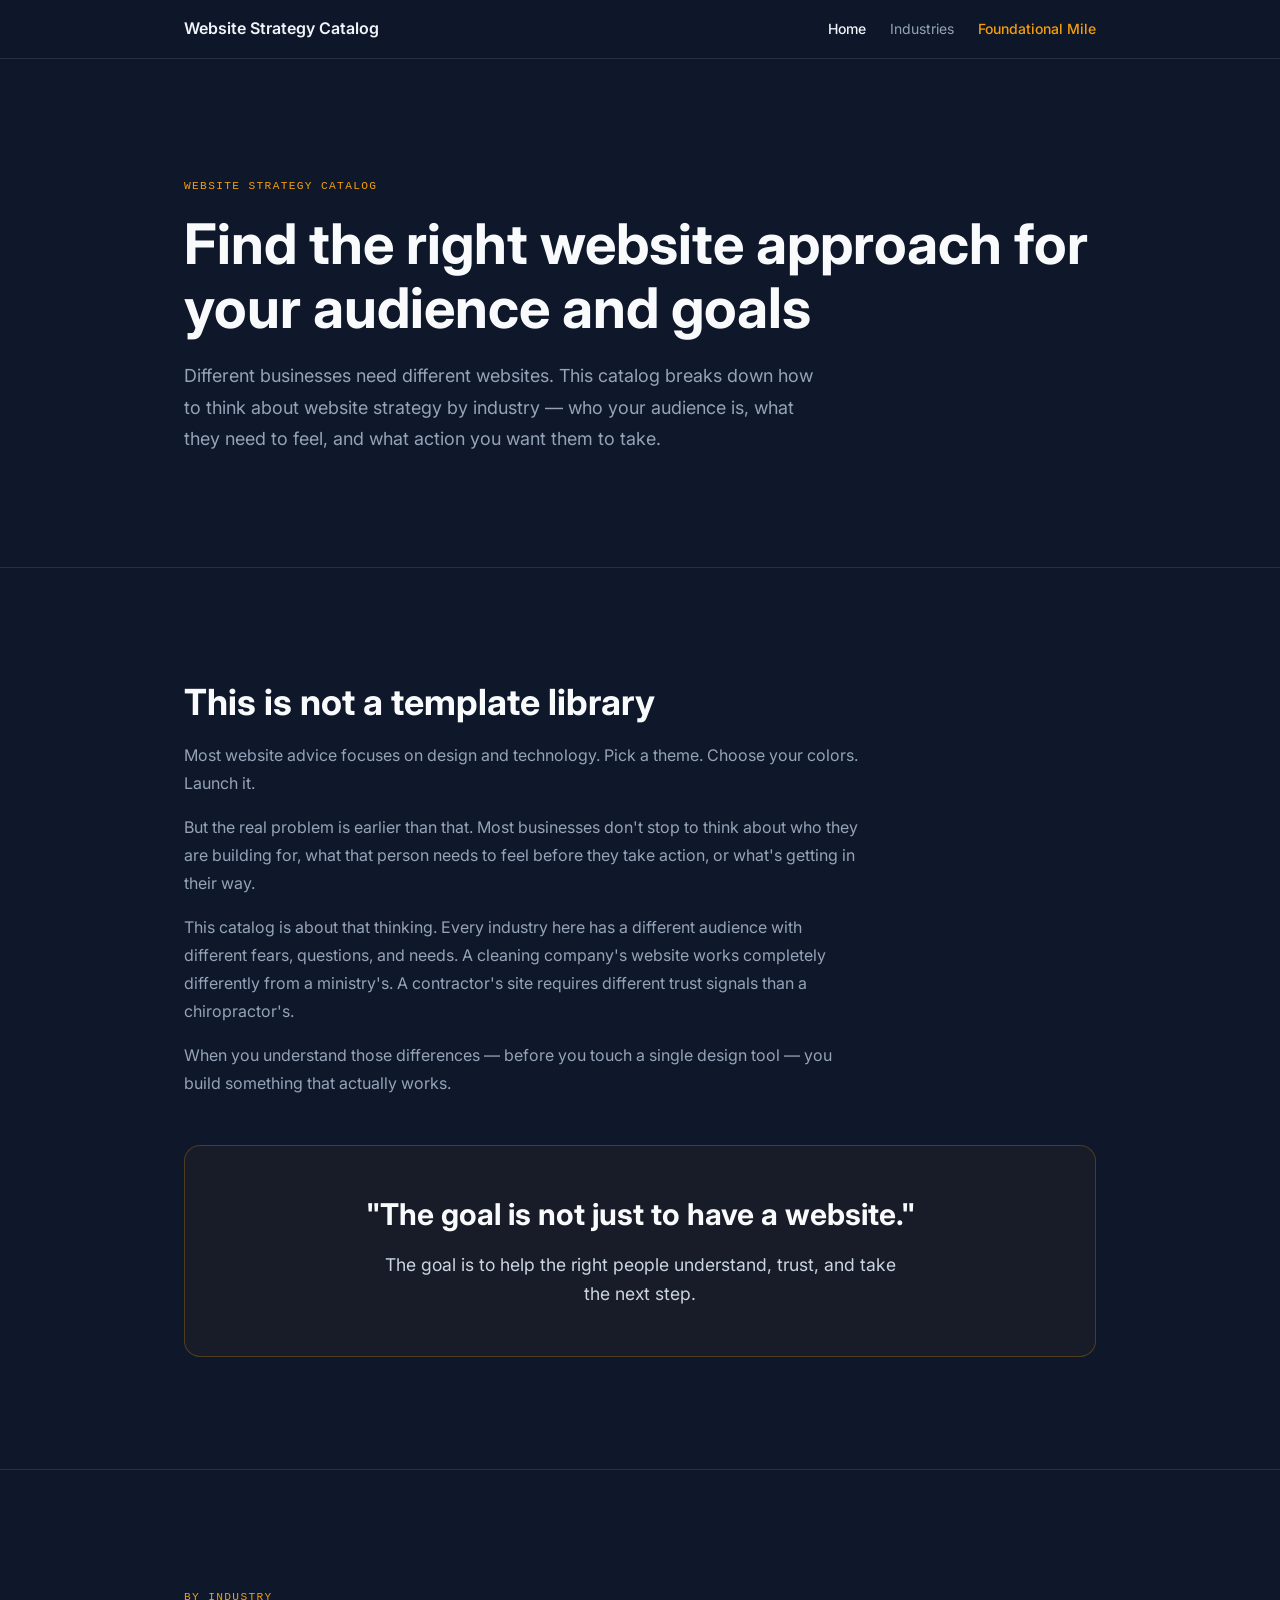
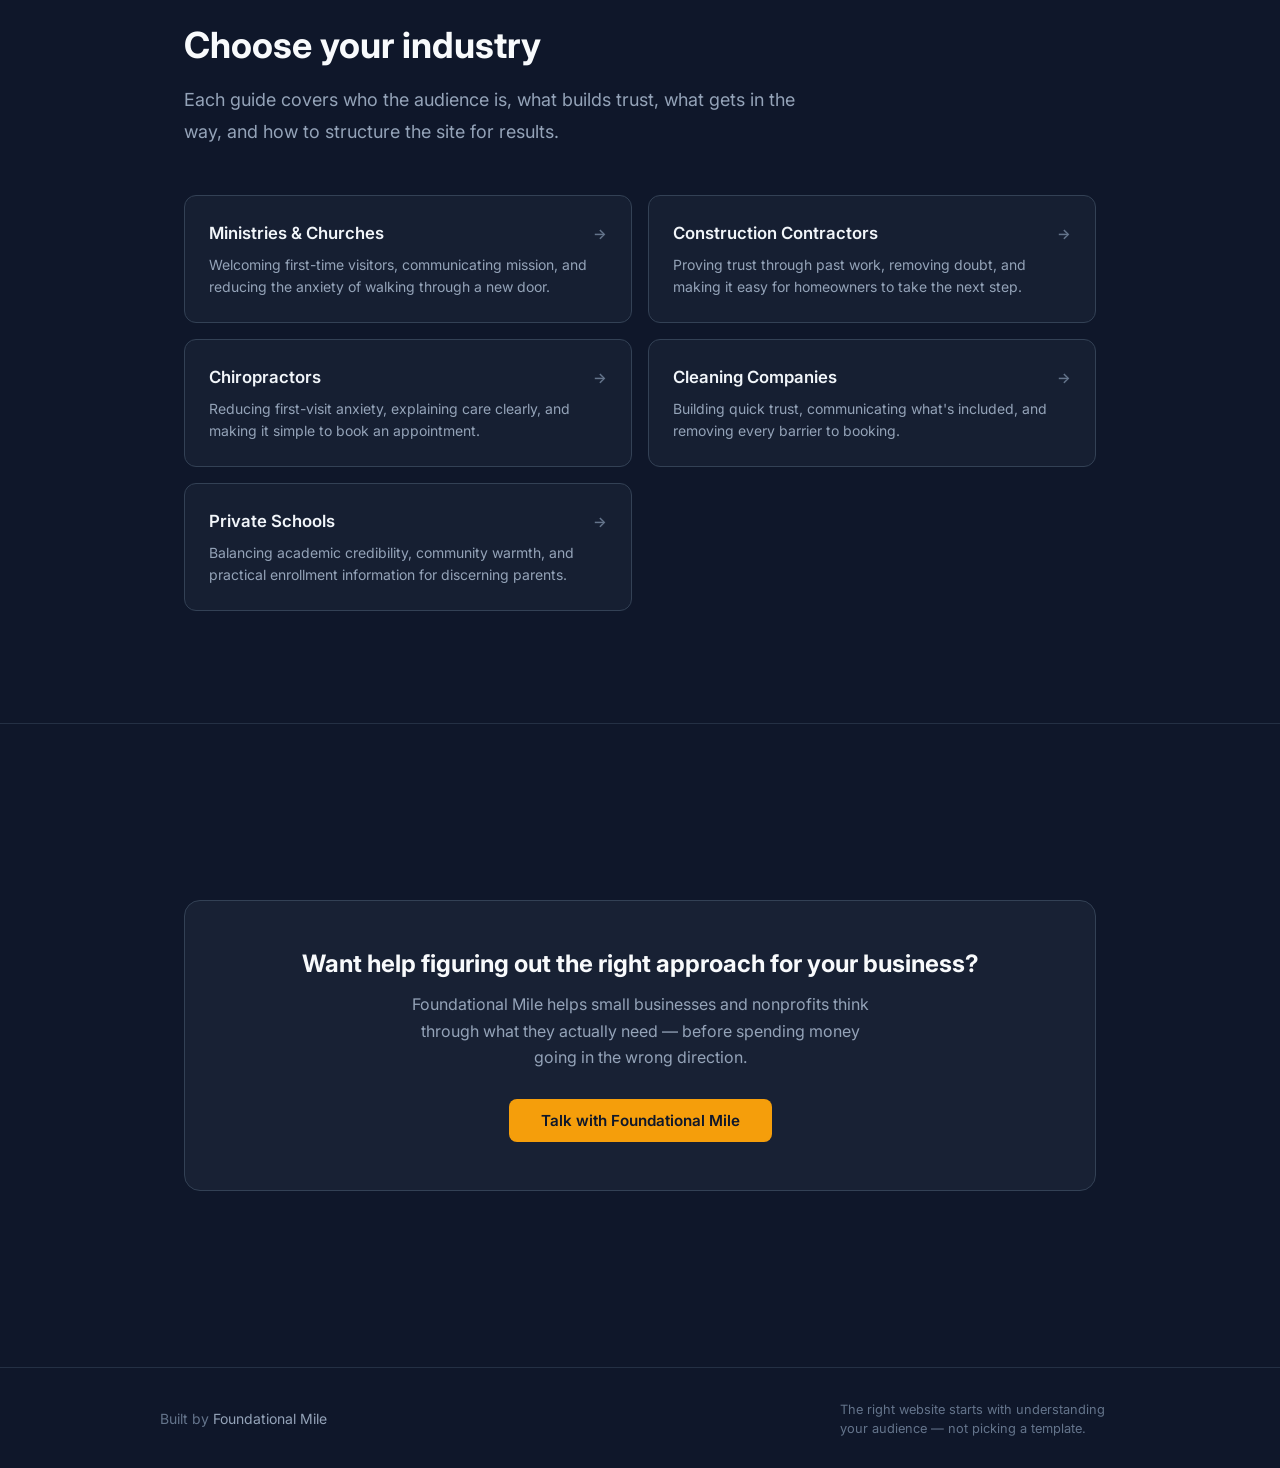
<file: index.html>
<!doctype html>
<html lang="en">
<head>
  <meta charset="UTF-8" />
  <meta name="viewport" content="width=device-width, initial-scale=1.0" />
  <meta name="description" content="The Website Strategy Catalog shows how different industries require different website strategies based on audience, trust, and goals. Not templates — thinking." />
  <meta name="theme-color" content="#0f172a" />
  <link rel="icon" href="assets/images/favicon.ico" />
  <title>Website Strategy Catalog — Audience-First Website Strategy by Industry</title>
  <link rel="stylesheet" href="assets/css/styles.css" />
</head>
<body>

  <header>
    <nav>
      <a href="index.html" class="nav-brand">Website Strategy Catalog</a>
      <div class="nav-links">
        <a href="index.html" class="active">Home</a>
        <a href="#industries">Industries</a>
        <a href="https://foundationalmile.com" target="_blank" rel="noopener" class="accent">Foundational Mile</a>
      </div>
    </nav>
  </header>

  <main>

    <!-- Hero -->
    <section class="hero">
      <div class="container">
        <span class="label">Website Strategy Catalog</span>
        <h1>Find the right website approach for your audience and goals</h1>
        <p class="lead">
          Different businesses need different websites. This catalog breaks down how to think about website strategy by industry — who your audience is, what they need to feel, and what action you want them to take.
        </p>
      </div>
    </section>

    <!-- What This Is -->
    <section class="section">
      <div class="container">
        <div style="max-width:680px;">
          <h2>This is not a template library</h2>
          <p class="mt-4">
            Most website advice focuses on design and technology. Pick a theme. Choose your colors. Launch it.
          </p>
          <p class="mt-4">
            But the real problem is earlier than that. Most businesses don't stop to think about who they are building for, what that person needs to feel before they take action, or what's getting in their way.
          </p>
          <p class="mt-4">
            This catalog is about that thinking. Every industry here has a different audience with different fears, questions, and needs. A cleaning company's website works completely differently from a ministry's. A contractor's site requires different trust signals than a chiropractor's.
          </p>
          <p class="mt-4">
            When you understand those differences — before you touch a single design tool — you build something that actually works.
          </p>
        </div>

        <div class="callout mt-12">
          <p class="callout-quote">"The goal is not just to have a website."</p>
          <p class="callout-sub">The goal is to help the right people understand, trust, and take the next step.</p>
        </div>
      </div>
    </section>

    <!-- Industry Grid -->
    <section class="section" id="industries">
      <div class="container">
        <span class="label">By Industry</span>
        <h2 class="mb-4">Choose your industry</h2>
        <p class="lead mb-12">
          Each guide covers who the audience is, what builds trust, what gets in the way, and how to structure the site for results.
        </p>

        <div class="industry-grid">

          <a href="industries/ministries.html" class="industry-card">
            <div class="industry-card-name">
              Ministries &amp; Churches
              <span>→</span>
            </div>
            <p class="industry-card-desc">
              Welcoming first-time visitors, communicating mission, and reducing the anxiety of walking through a new door.
            </p>
          </a>

          <a href="industries/construction.html" class="industry-card">
            <div class="industry-card-name">
              Construction Contractors
              <span>→</span>
            </div>
            <p class="industry-card-desc">
              Proving trust through past work, removing doubt, and making it easy for homeowners to take the next step.
            </p>
          </a>

          <a href="industries/chiropractor.html" class="industry-card">
            <div class="industry-card-name">
              Chiropractors
              <span>→</span>
            </div>
            <p class="industry-card-desc">
              Reducing first-visit anxiety, explaining care clearly, and making it simple to book an appointment.
            </p>
          </a>

          <a href="industries/cleaning.html" class="industry-card">
            <div class="industry-card-name">
              Cleaning Companies
              <span>→</span>
            </div>
            <p class="industry-card-desc">
              Building quick trust, communicating what's included, and removing every barrier to booking.
            </p>
          </a>

          <a href="industries/private-school.html" class="industry-card">
            <div class="industry-card-name">
              Private Schools
              <span>→</span>
            </div>
            <p class="industry-card-desc">
              Balancing academic credibility, community warmth, and practical enrollment information for discerning parents.
            </p>
          </a>

        </div>
      </div>
    </section>

    <!-- CTA -->
    <section class="section">
      <div class="container">
        <div class="cta-block">
          <h2>Want help figuring out the right approach for your business?</h2>
          <p>Foundational Mile helps small businesses and nonprofits think through what they actually need — before spending money going in the wrong direction.</p>
          <a href="https://foundationalmile.com/#contact" target="_blank" rel="noopener" class="btn btn-primary">
            Talk with Foundational Mile
          </a>
        </div>
      </div>
    </section>

  </main>

  <footer>
    <div class="footer-inner">
      <span>Built by <a href="https://foundationalmile.com" target="_blank" rel="noopener">Foundational Mile</a></span>
      <p class="footer-tagline">The right website starts with understanding your audience — not picking a template.</p>
    </div>
  </footer>

</body>
</html>
</file>
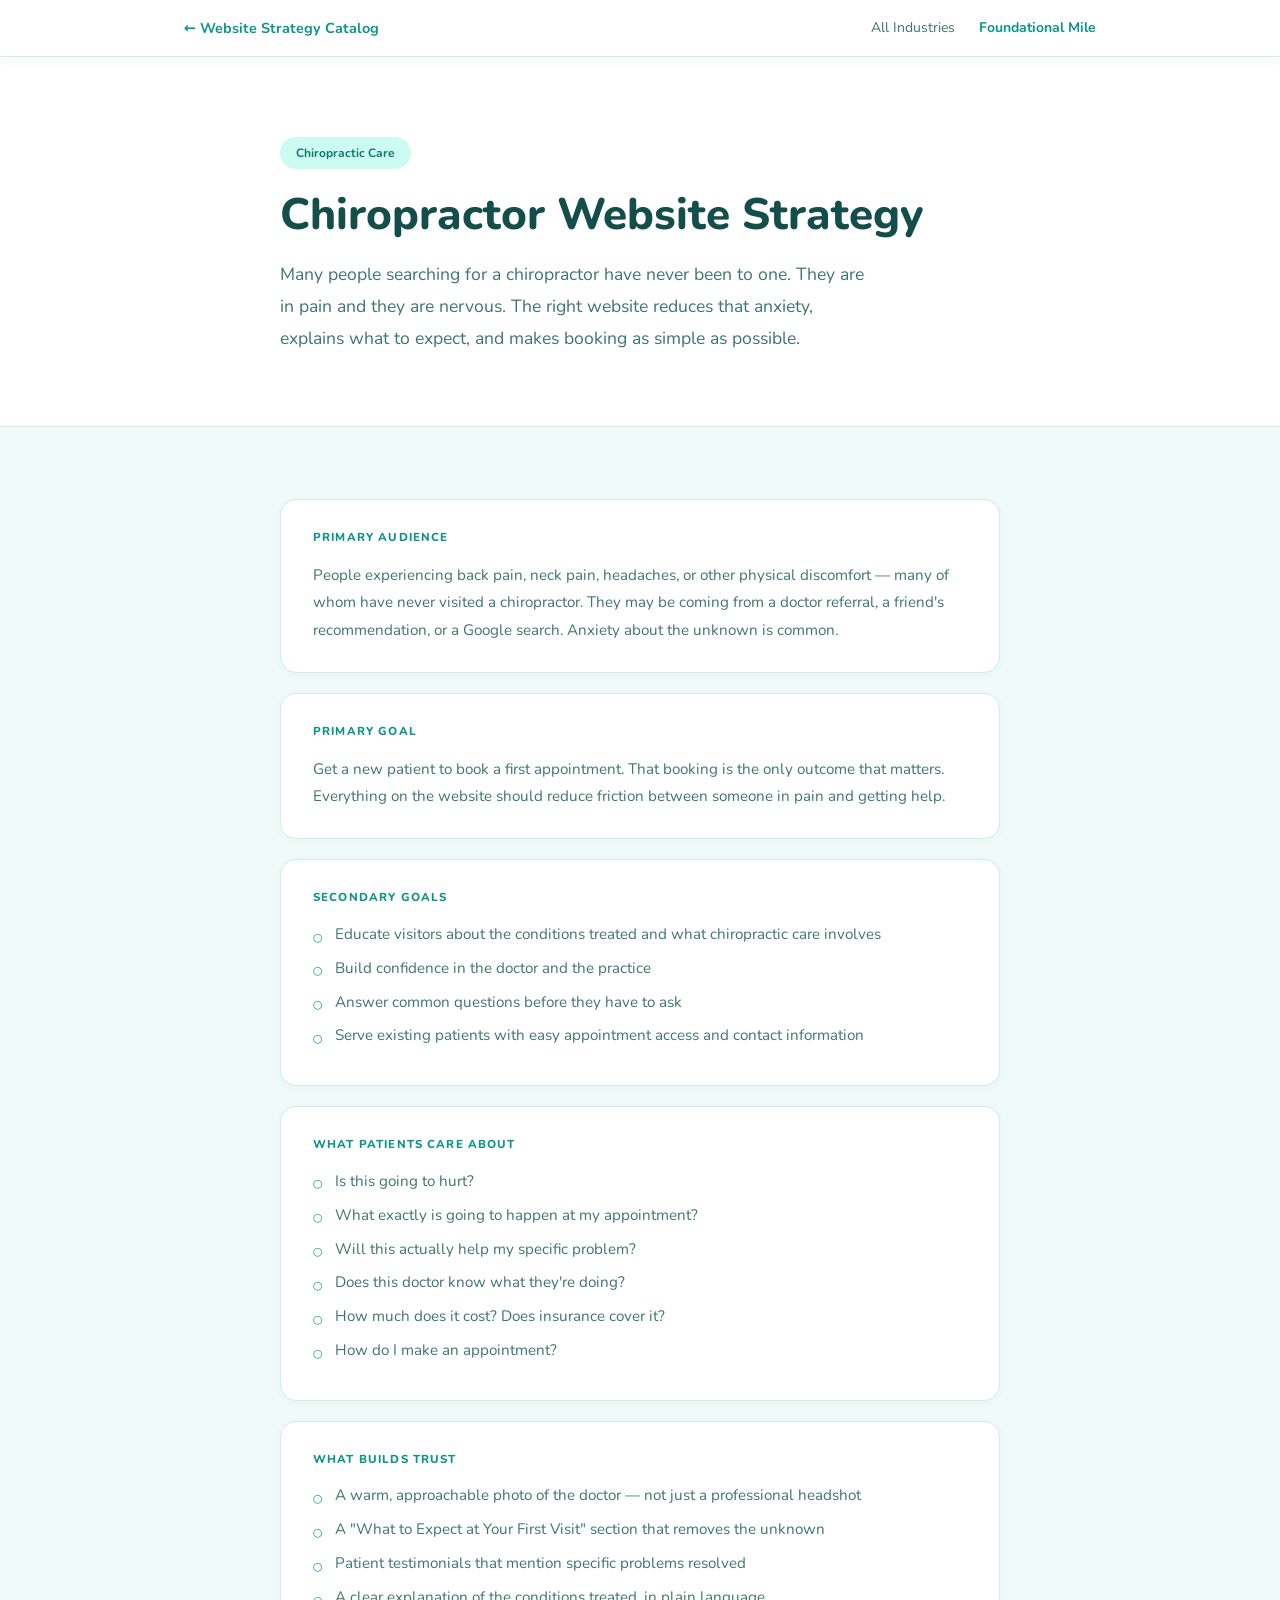
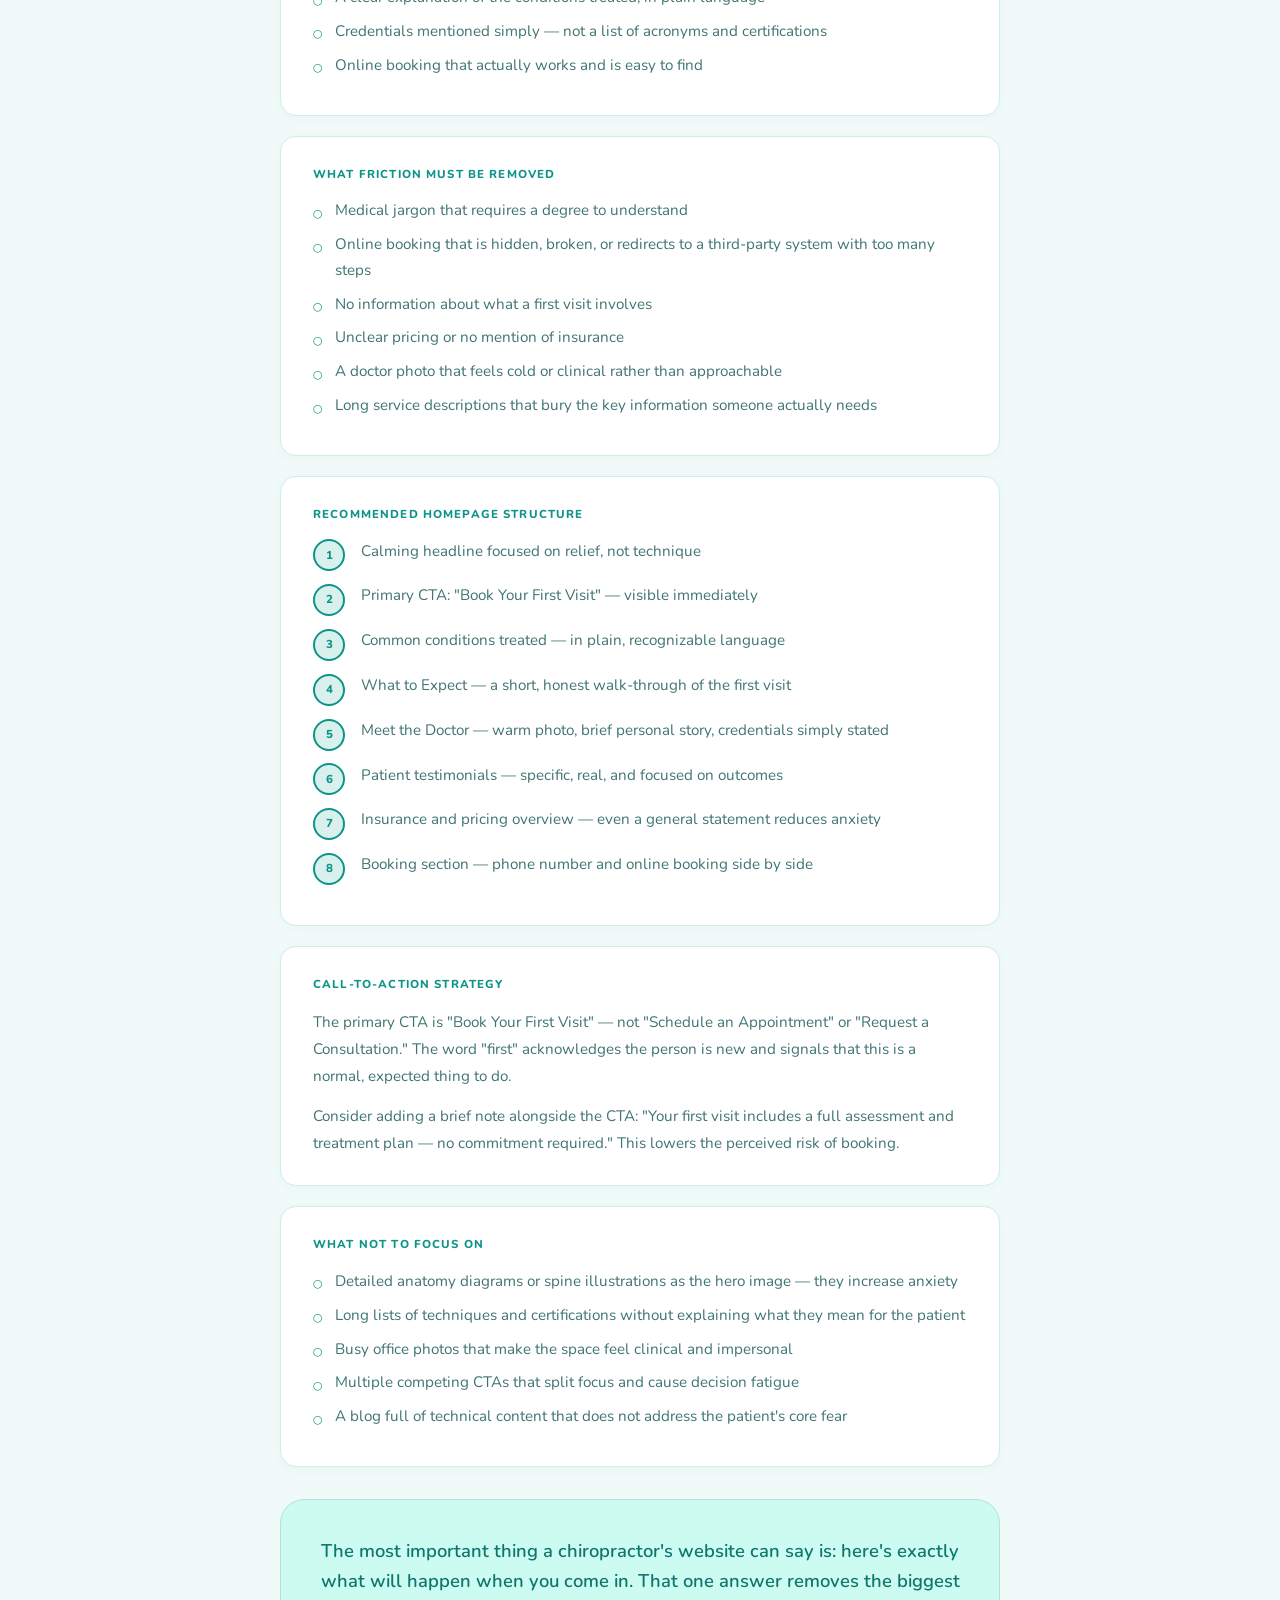
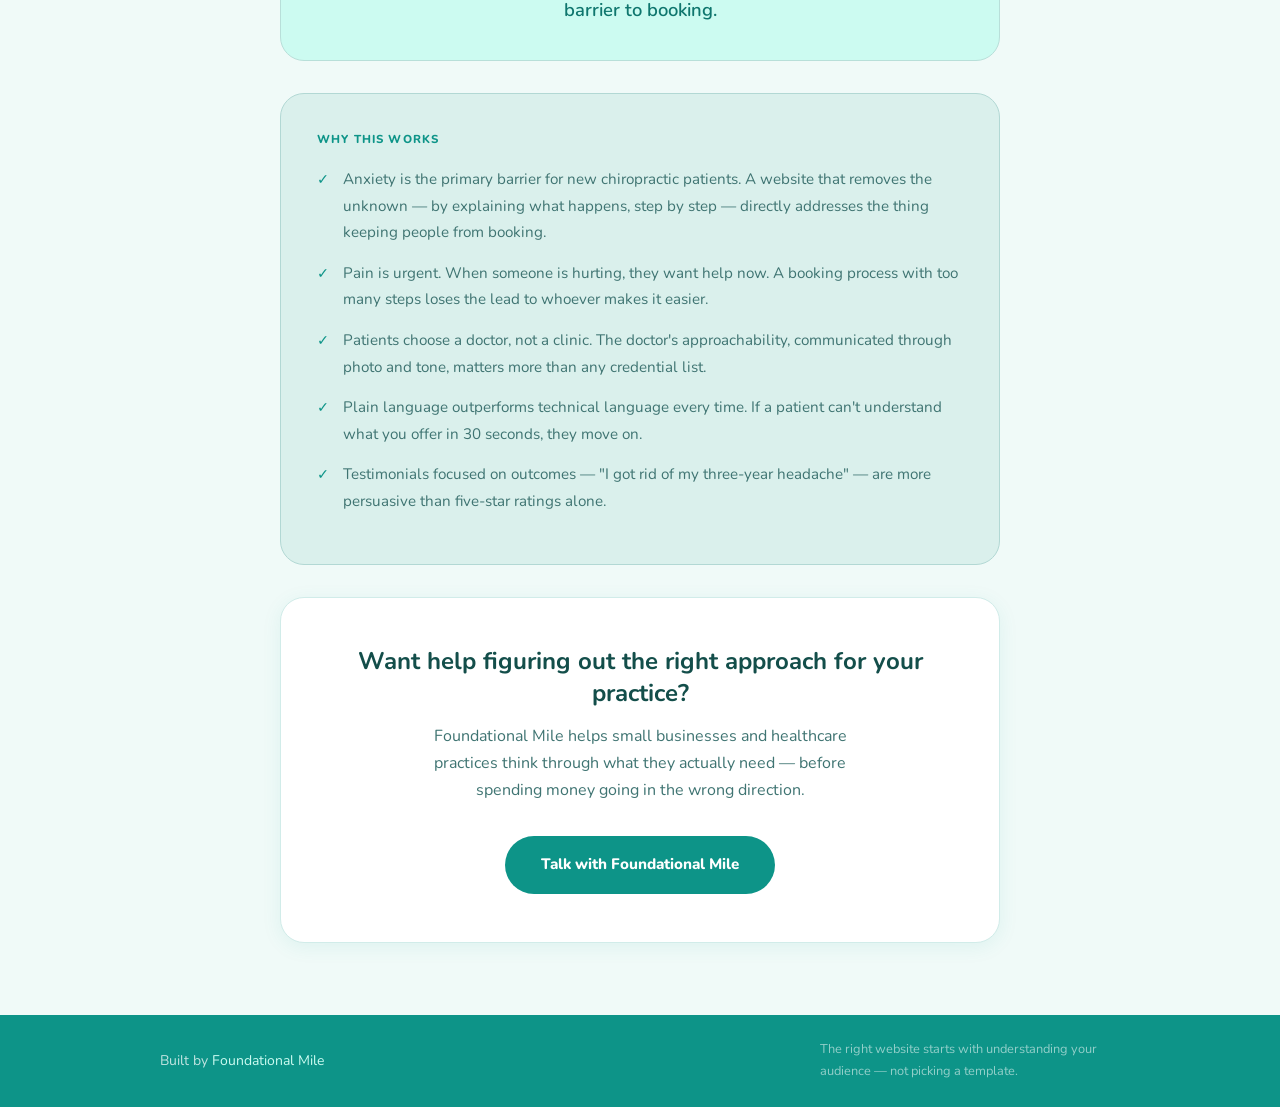
<file: industries/chiropractor.html>
<!doctype html>
<html lang="en">
<head>
  <meta charset="UTF-8" />
  <meta name="viewport" content="width=device-width, initial-scale=1.0" />
  <meta name="description" content="Chiropractor website strategy. Learn how to reduce first-visit anxiety, explain care in plain language, and make booking as simple as possible." />
  <meta name="theme-color" content="#0d9488" />
  <title>Chiropractor Website Strategy — Website Strategy Catalog</title>
  <style>
    @import url('https://fonts.googleapis.com/css2?family=Nunito:wght@400;500;600;700;800&display=swap');

    *, *::before, *::after { box-sizing: border-box; margin: 0; padding: 0; }
    html { scroll-behavior: smooth; }

    :root {
      --sage:       #f0faf8;
      --sage-mid:   #daf0ec;
      --sage-dark:  #b8dfd9;
      --teal:       #0d9488;
      --teal-dark:  #0f766e;
      --teal-light: #14b8a6;
      --teal-pale:  #ccfbf1;
      --text:       #134e4a;
      --text-sub:   #3f7472;
      --text-mute:  #7aada9;
      --border:     #b2d8d4;
      --border-card:#d1ece9;
      --white:      #ffffff;
      --radius:     1rem;
      --radius-lg:  1.5rem;
    }

    body {
      font-family: 'Nunito', system-ui, sans-serif;
      background: var(--sage);
      color: var(--text);
      line-height: 1.7;
      -webkit-font-smoothing: antialiased;
    }

    /* ─── Header ─────────────────────────────────────── */
    header {
      background: var(--white);
      border-bottom: 1px solid var(--border-card);
      position: sticky; top: 0; z-index: 50;
      box-shadow: 0 2px 12px rgba(13,148,136,0.07);
    }
    nav {
      max-width: 960px; margin: 0 auto;
      padding: 1rem 1.5rem;
      display: flex; align-items: center;
      justify-content: space-between; flex-wrap: wrap; gap: 0.75rem;
    }
    .nav-brand {
      font-size: 0.9rem; font-weight: 700;
      color: var(--teal); text-decoration: none;
    }
    .nav-brand:hover { color: var(--teal-dark); }
    .nav-links { display: flex; gap: 1.5rem; font-size: 0.875rem; flex-wrap: wrap; }
    .nav-links a { color: var(--text-sub); text-decoration: none; transition: color 0.2s; }
    .nav-links a:hover { color: var(--teal); }
    .nav-links a.accent { color: var(--teal); font-weight: 700; }

    /* ─── Hero ───────────────────────────────────────── */
    .hero {
      background: var(--white);
      padding: 5rem 1.5rem 4.5rem;
      border-bottom: 1px solid var(--border-card);
    }
    .hero-inner { max-width: 720px; margin: 0 auto; }

    .badge {
      display: inline-flex; align-items: center;
      background: var(--teal-pale);
      color: var(--teal-dark);
      font-size: 0.75rem; font-weight: 700;
      padding: 0.35rem 1rem;
      border-radius: 100px;
      margin-bottom: 1.25rem;
    }

    h1 {
      font-size: clamp(1.875rem, 5vw, 2.75rem);
      font-weight: 800; color: var(--text);
      line-height: 1.2; margin-bottom: 1.1rem;
    }

    h2 {
      font-size: clamp(1.3rem, 3.5vw, 1.75rem);
      font-weight: 700; color: var(--text);
      line-height: 1.3; margin-bottom: 0.875rem;
    }

    .section-label {
      font-size: 0.72rem; font-weight: 800;
      color: var(--teal);
      text-transform: uppercase; letter-spacing: 0.1em;
      margin-bottom: 0.875rem; display: block;
    }

    .lead {
      font-size: 1.1rem; color: var(--text-sub);
      line-height: 1.8; max-width: 600px;
    }

    /* ─── Layout ──────────────────────────────────────── */
    .container { max-width: 960px; margin: 0 auto; padding: 0 1.5rem; }
    .narrow    { max-width: 720px; margin: 0 auto; }

    .section { padding: 4.5rem 1.5rem; }

    /* ─── Strategy blocks ─────────────────────────────── */
    .strategy-block {
      background: var(--white);
      border: 1px solid var(--border-card);
      border-radius: var(--radius);
      padding: 1.75rem 2rem;
      margin-bottom: 1.25rem;
      box-shadow: 0 2px 8px rgba(13,148,136,0.04);
    }

    .strategy-block p,
    .strategy-block li { color: var(--text-sub); font-size: 0.95rem; line-height: 1.8; }
    .strategy-block p + p { margin-top: 0.75rem; }

    .calm-list { list-style: none; padding: 0; }
    .calm-list li {
      display: flex; gap: 0.75rem;
      margin-bottom: 0.5rem;
      color: var(--text-sub); font-size: 0.95rem; line-height: 1.7;
      align-items: flex-start;
    }
    .calm-list li::before {
      content: '○';
      color: var(--teal); font-size: 0.7rem;
      flex-shrink: 0; margin-top: 0.35rem;
    }

    /* Numbered structure list */
    .structure-list { list-style: none; padding: 0; counter-reset: step; }
    .structure-list li {
      counter-increment: step;
      display: flex; gap: 1rem;
      margin-bottom: 0.75rem;
      color: var(--text-sub); font-size: 0.95rem; line-height: 1.7;
      align-items: flex-start;
    }
    .structure-list li::before {
      content: counter(step);
      display: inline-flex; align-items: center; justify-content: center;
      min-width: 2rem; height: 2rem;
      border-radius: 50%;
      background: var(--sage-mid);
      border: 2px solid var(--teal);
      color: var(--teal); font-size: 0.72rem; font-weight: 800;
      flex-shrink: 0; margin-top: 0.05rem;
    }

    /* ─── Callout ─────────────────────────────────────── */
    .callout {
      background: var(--teal-pale);
      border: 1px solid var(--sage-dark);
      border-radius: var(--radius-lg);
      padding: 2.25rem;
      text-align: center;
      margin: 2rem 0;
    }
    .callout p {
      font-size: 1.15rem; font-weight: 600;
      color: var(--teal-dark); line-height: 1.6;
    }

    /* ─── Why This Works ──────────────────────────────── */
    .why-box {
      background: var(--sage-mid);
      border: 1px solid var(--border);
      border-radius: var(--radius-lg);
      padding: 2.25rem; margin-top: 2rem;
    }
    .why-list { list-style: none; padding: 0; margin-top: 1rem; }
    .why-list li {
      display: flex; gap: 0.875rem;
      margin-bottom: 0.875rem;
      color: var(--text-sub); font-size: 0.95rem; line-height: 1.75;
      align-items: flex-start;
    }
    .why-list li::before {
      content: '✓';
      color: var(--teal); font-weight: 800; font-size: 0.9rem;
      flex-shrink: 0; margin-top: 0.05rem;
    }

    /* ─── CTA Block ───────────────────────────────────── */
    .cta-block {
      background: var(--white);
      border: 1px solid var(--border-card);
      border-radius: var(--radius-lg);
      padding: 3rem 2rem;
      text-align: center; margin-top: 2rem;
      box-shadow: 0 4px 20px rgba(13,148,136,0.08);
    }
    .cta-block h2 { font-size: 1.5rem; margin-bottom: 0.875rem; }
    .cta-block p {
      color: var(--text-sub);
      margin-bottom: 2rem;
      max-width: 480px; margin-left: auto; margin-right: auto;
      line-height: 1.7;
    }

    .btn {
      display: inline-block;
      padding: 1rem 2.25rem;
      border-radius: 100px;
      font-weight: 800; font-size: 0.95rem;
      text-decoration: none; transition: background 0.2s, transform 0.1s;
      cursor: pointer; border: none;
    }
    .btn:active { transform: scale(0.98); }
    .btn-teal { background: var(--teal); color: white; }
    .btn-teal:hover { background: var(--teal-dark); }

    /* ─── Footer ──────────────────────────────────────── */
    footer {
      background: var(--teal);
      color: rgba(255,255,255,0.75);
      padding: 1.5rem;
    }
    .footer-inner {
      max-width: 960px; margin: 0 auto;
      display: flex; justify-content: space-between;
      align-items: center; flex-wrap: wrap; gap: 0.75rem;
      font-size: 0.875rem;
    }
    footer a { color: var(--teal-pale); text-decoration: none; }
    footer a:hover { color: white; }
    .footer-tagline { font-size: 0.8rem; color: rgba(255,255,255,0.55); max-width: 300px; }

    @media (max-width: 640px) {
      .footer-inner { flex-direction: column; text-align: center; }
      .footer-tagline { max-width: 100%; }
    }
  </style>
</head>
<body>

  <header>
    <nav>
      <a href="../index.html" class="nav-brand">← Website Strategy Catalog</a>
      <div class="nav-links">
        <a href="../index.html#industries">All Industries</a>
        <a href="https://foundationalmile.com" target="_blank" rel="noopener" class="accent">Foundational Mile</a>
      </div>
    </nav>
  </header>

  <main>

    <section class="hero">
      <div class="hero-inner">
        <span class="badge">Chiropractic Care</span>
        <h1>Chiropractor Website Strategy</h1>
        <p class="lead">
          Many people searching for a chiropractor have never been to one. They are in pain and they are nervous. The right website reduces that anxiety, explains what to expect, and makes booking as simple as possible.
        </p>
      </div>
    </section>

    <section class="section">
      <div class="container">
        <div class="narrow">

          <div class="strategy-block">
            <span class="section-label">Primary Audience</span>
            <p>People experiencing back pain, neck pain, headaches, or other physical discomfort — many of whom have never visited a chiropractor. They may be coming from a doctor referral, a friend's recommendation, or a Google search. Anxiety about the unknown is common.</p>
          </div>

          <div class="strategy-block">
            <span class="section-label">Primary Goal</span>
            <p>Get a new patient to book a first appointment. That booking is the only outcome that matters. Everything on the website should reduce friction between someone in pain and getting help.</p>
          </div>

          <div class="strategy-block">
            <span class="section-label">Secondary Goals</span>
            <ul class="calm-list">
              <li>Educate visitors about the conditions treated and what chiropractic care involves</li>
              <li>Build confidence in the doctor and the practice</li>
              <li>Answer common questions before they have to ask</li>
              <li>Serve existing patients with easy appointment access and contact information</li>
            </ul>
          </div>

          <div class="strategy-block">
            <span class="section-label">What Patients Care About</span>
            <ul class="calm-list">
              <li>Is this going to hurt?</li>
              <li>What exactly is going to happen at my appointment?</li>
              <li>Will this actually help my specific problem?</li>
              <li>Does this doctor know what they're doing?</li>
              <li>How much does it cost? Does insurance cover it?</li>
              <li>How do I make an appointment?</li>
            </ul>
          </div>

          <div class="strategy-block">
            <span class="section-label">What Builds Trust</span>
            <ul class="calm-list">
              <li>A warm, approachable photo of the doctor — not just a professional headshot</li>
              <li>A "What to Expect at Your First Visit" section that removes the unknown</li>
              <li>Patient testimonials that mention specific problems resolved</li>
              <li>A clear explanation of the conditions treated, in plain language</li>
              <li>Credentials mentioned simply — not a list of acronyms and certifications</li>
              <li>Online booking that actually works and is easy to find</li>
            </ul>
          </div>

          <div class="strategy-block">
            <span class="section-label">What Friction Must Be Removed</span>
            <ul class="calm-list">
              <li>Medical jargon that requires a degree to understand</li>
              <li>Online booking that is hidden, broken, or redirects to a third-party system with too many steps</li>
              <li>No information about what a first visit involves</li>
              <li>Unclear pricing or no mention of insurance</li>
              <li>A doctor photo that feels cold or clinical rather than approachable</li>
              <li>Long service descriptions that bury the key information someone actually needs</li>
            </ul>
          </div>

          <div class="strategy-block">
            <span class="section-label">Recommended Homepage Structure</span>
            <ol class="structure-list">
              <li>Calming headline focused on relief, not technique</li>
              <li>Primary CTA: "Book Your First Visit" — visible immediately</li>
              <li>Common conditions treated — in plain, recognizable language</li>
              <li>What to Expect — a short, honest walk-through of the first visit</li>
              <li>Meet the Doctor — warm photo, brief personal story, credentials simply stated</li>
              <li>Patient testimonials — specific, real, and focused on outcomes</li>
              <li>Insurance and pricing overview — even a general statement reduces anxiety</li>
              <li>Booking section — phone number and online booking side by side</li>
            </ol>
          </div>

          <div class="strategy-block">
            <span class="section-label">Call-to-Action Strategy</span>
            <p>The primary CTA is "Book Your First Visit" — not "Schedule an Appointment" or "Request a Consultation." The word "first" acknowledges the person is new and signals that this is a normal, expected thing to do.</p>
            <p>Consider adding a brief note alongside the CTA: "Your first visit includes a full assessment and treatment plan — no commitment required." This lowers the perceived risk of booking.</p>
          </div>

          <div class="strategy-block">
            <span class="section-label">What NOT to Focus On</span>
            <ul class="calm-list">
              <li>Detailed anatomy diagrams or spine illustrations as the hero image — they increase anxiety</li>
              <li>Long lists of techniques and certifications without explaining what they mean for the patient</li>
              <li>Busy office photos that make the space feel clinical and impersonal</li>
              <li>Multiple competing CTAs that split focus and cause decision fatigue</li>
              <li>A blog full of technical content that does not address the patient's core fear</li>
            </ul>
          </div>

          <!-- Callout -->
          <div class="callout">
            <p>The most important thing a chiropractor's website can say is: here's exactly what will happen when you come in. That one answer removes the biggest barrier to booking.</p>
          </div>

          <!-- Why This Works -->
          <div class="why-box">
            <span class="section-label">Why This Works</span>
            <ul class="why-list">
              <li>Anxiety is the primary barrier for new chiropractic patients. A website that removes the unknown — by explaining what happens, step by step — directly addresses the thing keeping people from booking.</li>
              <li>Pain is urgent. When someone is hurting, they want help now. A booking process with too many steps loses the lead to whoever makes it easier.</li>
              <li>Patients choose a doctor, not a clinic. The doctor's approachability, communicated through photo and tone, matters more than any credential list.</li>
              <li>Plain language outperforms technical language every time. If a patient can't understand what you offer in 30 seconds, they move on.</li>
              <li>Testimonials focused on outcomes — "I got rid of my three-year headache" — are more persuasive than five-star ratings alone.</li>
            </ul>
          </div>

          <!-- CTA Block -->
          <div class="cta-block">
            <h2>Want help figuring out the right approach for your practice?</h2>
            <p>Foundational Mile helps small businesses and healthcare practices think through what they actually need — before spending money going in the wrong direction.</p>
            <a href="https://foundationalmile.com/#contact" target="_blank" rel="noopener" class="btn btn-teal">
              Talk with Foundational Mile
            </a>
          </div>

        </div>
      </div>
    </section>

  </main>

  <footer>
    <div class="footer-inner">
      <span>Built by <a href="https://foundationalmile.com" target="_blank" rel="noopener">Foundational Mile</a></span>
      <p class="footer-tagline">The right website starts with understanding your audience — not picking a template.</p>
    </div>
  </footer>

</body>
</html>
</file>
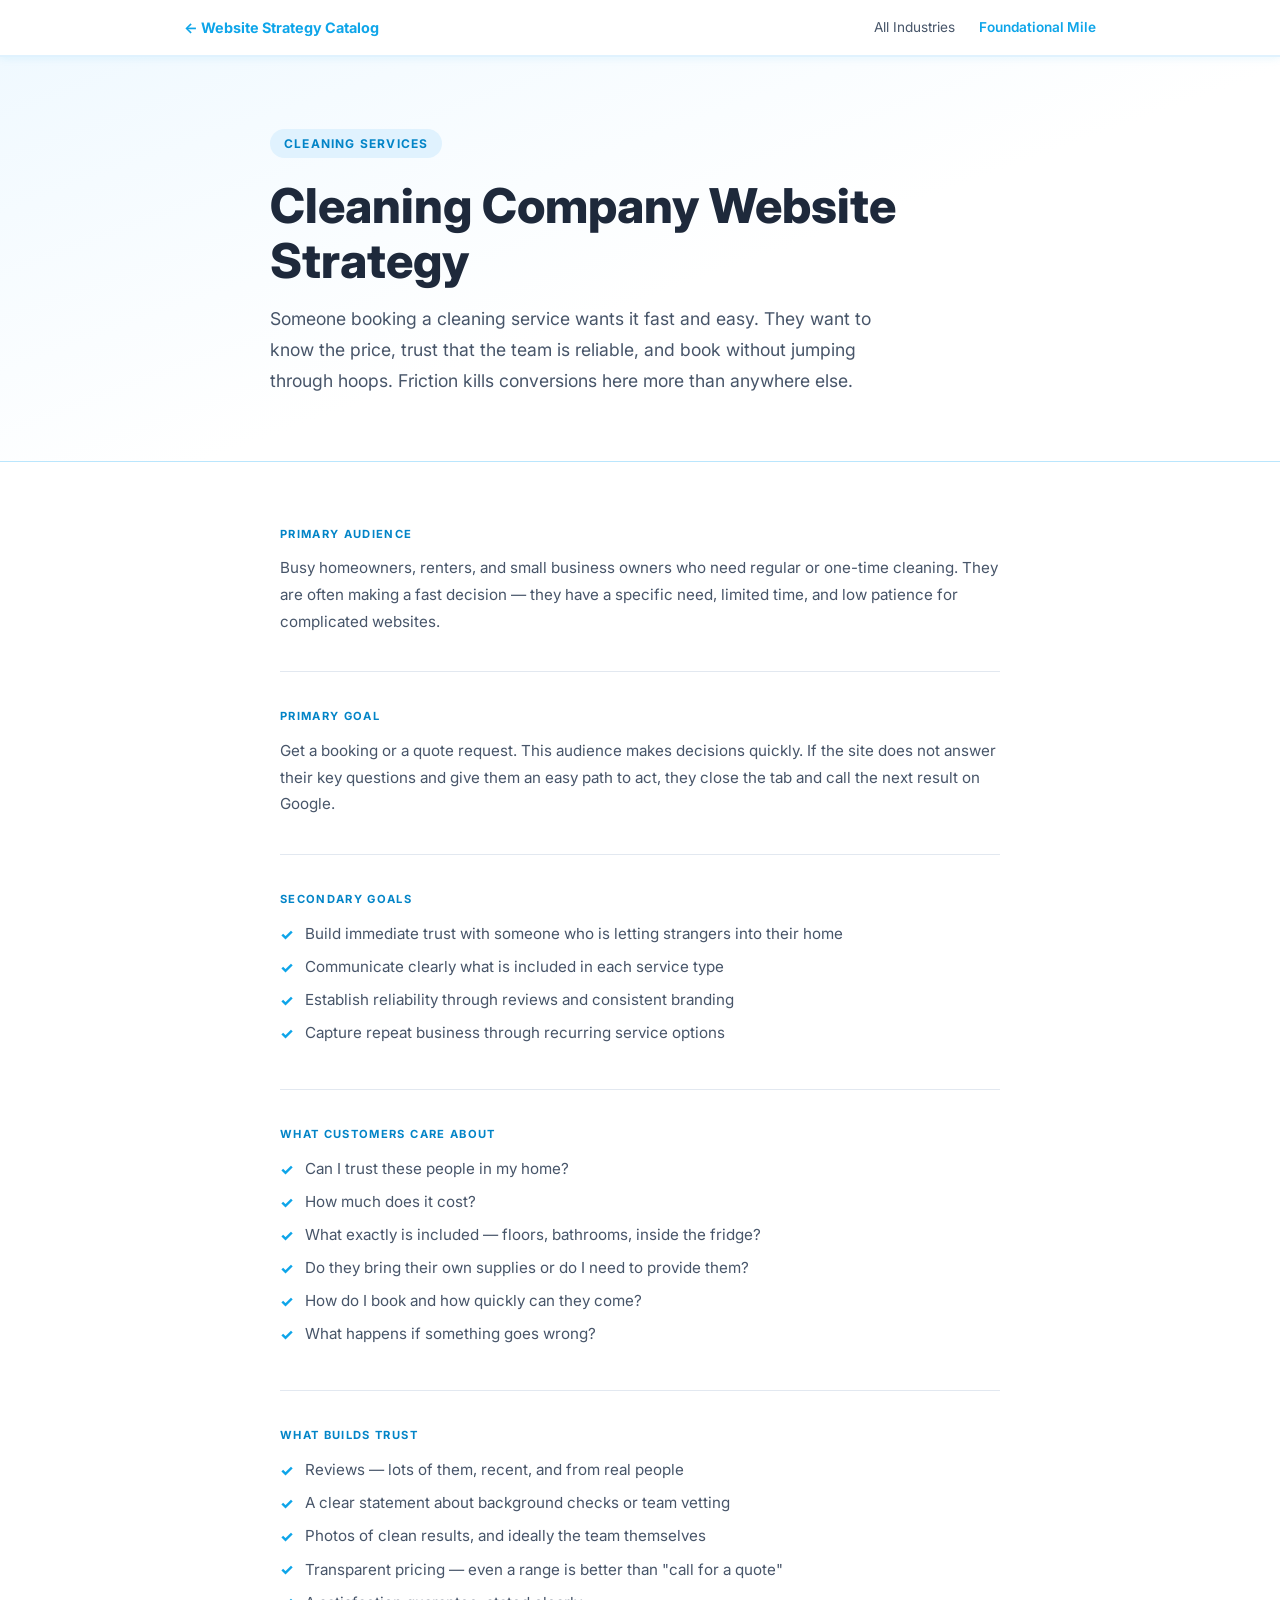
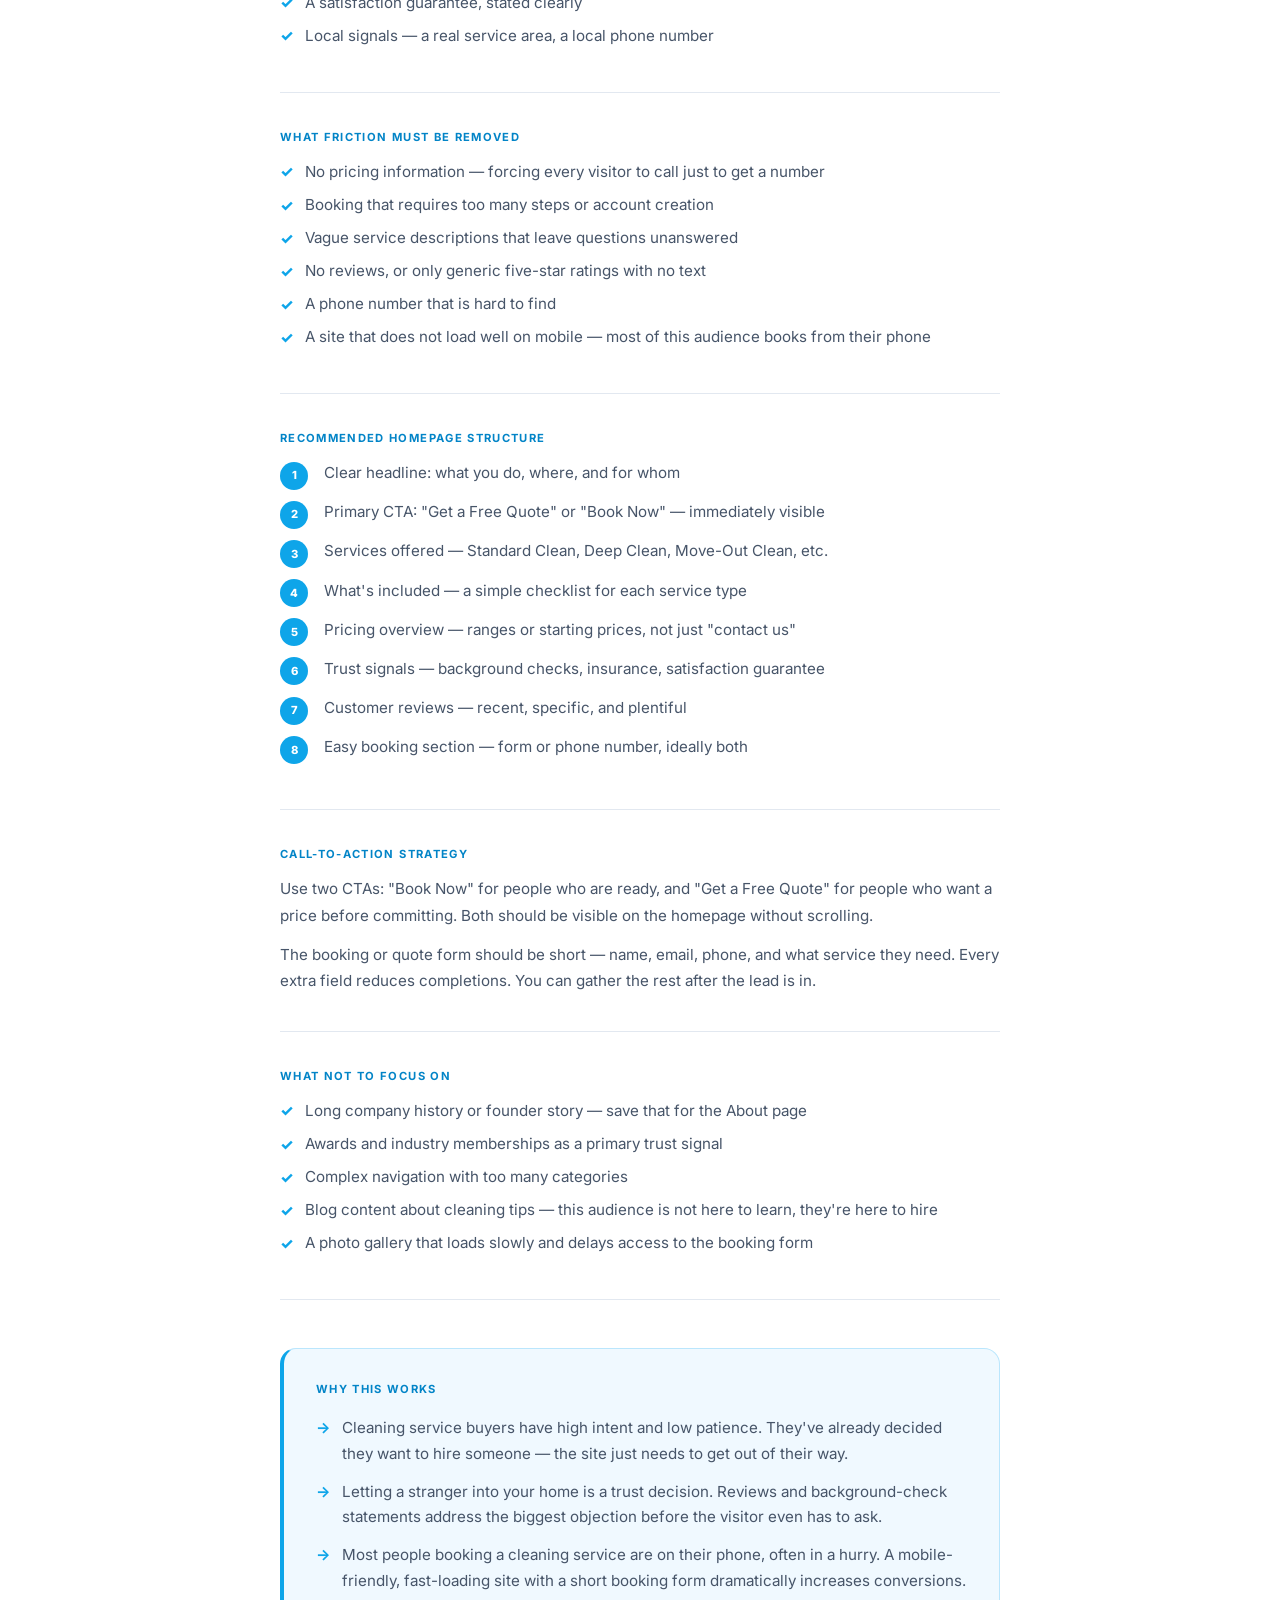
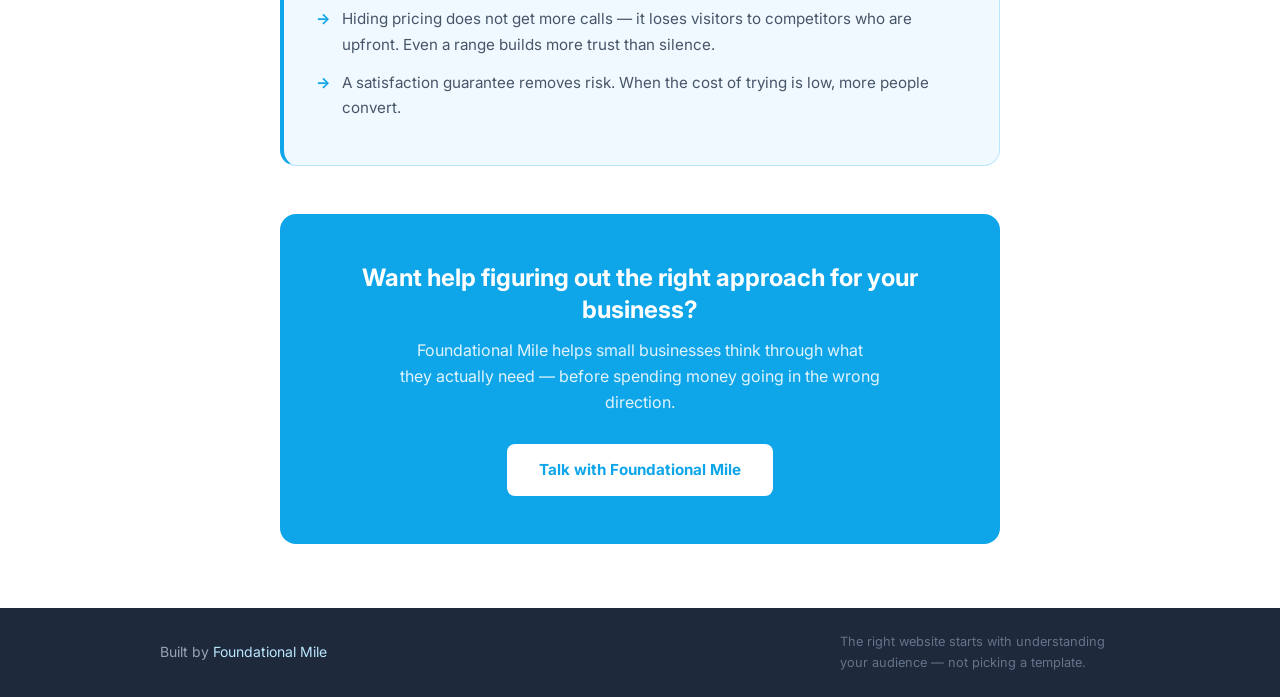
<file: industries/cleaning.html>
<!doctype html>
<html lang="en">
<head>
  <meta charset="UTF-8" />
  <meta name="viewport" content="width=device-width, initial-scale=1.0" />
  <meta name="description" content="Cleaning company website strategy. Learn how to build trust fast, communicate what's included, and remove every barrier to booking." />
  <meta name="theme-color" content="#0ea5e9" />
  <title>Cleaning Company Website Strategy — Website Strategy Catalog</title>
  <style>
    @import url('https://fonts.googleapis.com/css2?family=Inter:wght@400;500;600;700;800&display=swap');

    *, *::before, *::after { box-sizing: border-box; margin: 0; padding: 0; }
    html { scroll-behavior: smooth; }

    :root {
      --sky:       #0ea5e9;
      --sky-dark:  #0284c7;
      --sky-light: #e0f2fe;
      --sky-pale:  #f0f9ff;
      --text:      #1e293b;
      --text-sub:  #475569;
      --text-mute: #94a3b8;
      --border:    #e2e8f0;
      --border-b:  #bae6fd;
      --radius:    0.5rem;
      --radius-lg: 1rem;
    }

    body {
      font-family: 'Inter', system-ui, sans-serif;
      background: #ffffff;
      color: var(--text);
      line-height: 1.6;
      -webkit-font-smoothing: antialiased;
    }

    /* ─── Header ─────────────────────────────────────── */
    header {
      background: #ffffff;
      border-bottom: 2px solid var(--sky-light);
      position: sticky; top: 0; z-index: 50;
      box-shadow: 0 2px 8px rgba(14,165,233,0.08);
    }
    nav {
      max-width: 960px; margin: 0 auto;
      padding: 1rem 1.5rem;
      display: flex; align-items: center;
      justify-content: space-between; flex-wrap: wrap; gap: 0.75rem;
    }
    .nav-brand {
      font-size: 0.9rem; font-weight: 700;
      color: var(--sky); text-decoration: none;
    }
    .nav-brand:hover { color: var(--sky-dark); }
    .nav-links { display: flex; gap: 1.5rem; font-size: 0.85rem; flex-wrap: wrap; }
    .nav-links a { color: var(--text-sub); text-decoration: none; transition: color 0.2s; }
    .nav-links a:hover { color: var(--sky); }
    .nav-links a.accent { color: var(--sky); font-weight: 600; }
    .nav-links a.accent:hover { color: var(--sky-dark); }

    /* ─── Hero ───────────────────────────────────────── */
    .hero {
      background: linear-gradient(160deg, #f0f9ff 0%, #ffffff 55%);
      padding: 4.5rem 1.5rem 4rem;
      border-bottom: 1px solid var(--border-b);
    }
    .hero-inner { max-width: 740px; margin: 0 auto; }

    .badge {
      display: inline-flex; align-items: center; gap: 0.4rem;
      background: var(--sky-light); color: var(--sky-dark);
      font-size: 0.75rem; font-weight: 700;
      text-transform: uppercase; letter-spacing: 0.1em;
      padding: 0.3rem 0.875rem; border-radius: 100px;
      margin-bottom: 1.25rem;
    }

    h1 {
      font-size: clamp(2rem, 5vw, 3rem);
      font-weight: 800; color: var(--text);
      line-height: 1.15; margin-bottom: 1rem;
    }

    h2 {
      font-size: clamp(1.4rem, 3.5vw, 1.875rem);
      font-weight: 700; color: var(--text);
      line-height: 1.3; margin-bottom: 0.875rem;
    }

    .section-label {
      font-size: 0.7rem; font-weight: 700;
      color: var(--sky-dark);
      text-transform: uppercase; letter-spacing: 0.12em;
      margin-bottom: 0.75rem;
      display: block;
    }

    .lead {
      font-size: 1.1rem; color: var(--text-sub); line-height: 1.75;
      max-width: 620px;
    }

    /* ─── Layout ──────────────────────────────────────── */
    .container { max-width: 960px; margin: 0 auto; padding: 0 1.5rem; }
    .narrow    { max-width: 720px; margin: 0 auto; }

    .section     { padding: 4rem 1.5rem; }
    .section-alt { background: var(--sky-pale); }

    /* ─── Strategy blocks ─────────────────────────────── */
    .strategy-block {
      margin-bottom: 2.25rem;
      padding-bottom: 2.25rem;
      border-bottom: 1px solid var(--border);
    }
    .strategy-block:last-child { border-bottom: none; padding-bottom: 0; margin-bottom: 0; }

    .strategy-block p,
    .strategy-block li { color: var(--text-sub); font-size: 0.95rem; line-height: 1.75; }
    .strategy-block p + p { margin-top: 0.75rem; }

    /* Checklist bullets */
    .check-list { list-style: none; padding: 0; }
    .check-list li {
      display: flex; gap: 0.75rem;
      margin-bottom: 0.45rem;
      color: var(--text-sub); font-size: 0.95rem; line-height: 1.65;
      align-items: flex-start;
    }
    .check-list li::before {
      content: '✓';
      color: var(--sky); font-weight: 800;
      flex-shrink: 0; margin-top: 0.05rem;
    }

    /* Numbered structure list */
    .structure-list { list-style: none; padding: 0; counter-reset: step; }
    .structure-list li {
      counter-increment: step;
      display: flex; gap: 1rem;
      margin-bottom: 0.6rem;
      color: var(--text-sub); font-size: 0.95rem; line-height: 1.65;
      align-items: flex-start;
    }
    .structure-list li::before {
      content: counter(step);
      display: inline-flex; align-items: center; justify-content: center;
      min-width: 1.75rem; height: 1.75rem;
      border-radius: 50%;
      background: var(--sky); color: white;
      font-size: 0.7rem; font-weight: 800; flex-shrink: 0;
      margin-top: 0.1rem;
    }

    /* ─── Why This Works ──────────────────────────────── */
    .why-box {
      background: var(--sky-pale);
      border: 1px solid var(--border-b);
      border-left: 4px solid var(--sky);
      border-radius: var(--radius-lg);
      padding: 2rem; margin-top: 3rem;
    }
    .why-list { list-style: none; padding: 0; margin-top: 1rem; }
    .why-list li {
      display: flex; gap: 0.75rem;
      margin-bottom: 0.75rem;
      color: var(--text-sub); font-size: 0.95rem; line-height: 1.7;
    }
    .why-list li::before { content: '→'; color: var(--sky); font-weight: 700; flex-shrink: 0; }

    /* ─── CTA Block ───────────────────────────────────── */
    .cta-block {
      background: var(--sky);
      border-radius: var(--radius-lg);
      padding: 3rem 2rem;
      text-align: center; margin-top: 3rem;
    }
    .cta-block h2 { color: white; font-size: 1.5rem; margin-bottom: 0.75rem; }
    .cta-block p {
      color: rgba(255,255,255,0.88);
      margin-bottom: 1.75rem;
      max-width: 480px; margin-left: auto; margin-right: auto;
      line-height: 1.65;
    }

    .btn {
      display: inline-block;
      padding: 0.875rem 2rem;
      border-radius: var(--radius);
      font-weight: 700; font-size: 0.95rem;
      text-decoration: none;
      transition: background 0.2s;
      cursor: pointer; border: none;
    }
    .btn-white { background: white; color: var(--sky); }
    .btn-white:hover { background: var(--sky-pale); }
    .btn-sky { background: var(--sky); color: white; }
    .btn-sky:hover { background: var(--sky-dark); }

    /* ─── Footer ──────────────────────────────────────── */
    footer {
      background: var(--text);
      color: #94a3b8;
      padding: 1.5rem;
      margin-top: 0;
    }
    .footer-inner {
      max-width: 960px; margin: 0 auto;
      display: flex; justify-content: space-between;
      align-items: center; flex-wrap: wrap; gap: 0.75rem;
      font-size: 0.875rem;
    }
    footer a { color: #bae6fd; text-decoration: none; }
    footer a:hover { color: white; }
    .footer-tagline { font-size: 0.8rem; color: #64748b; max-width: 280px; }

    @media (max-width: 640px) {
      .footer-inner { flex-direction: column; text-align: center; }
      .footer-tagline { max-width: 100%; }
    }
  </style>
</head>
<body>

  <header>
    <nav>
      <a href="../index.html" class="nav-brand">← Website Strategy Catalog</a>
      <div class="nav-links">
        <a href="../index.html#industries">All Industries</a>
        <a href="https://foundationalmile.com" target="_blank" rel="noopener" class="accent">Foundational Mile</a>
      </div>
    </nav>
  </header>

  <main>

    <section class="hero">
      <div class="hero-inner">
        <span class="badge">Cleaning Services</span>
        <h1>Cleaning Company Website Strategy</h1>
        <p class="lead">
          Someone booking a cleaning service wants it fast and easy. They want to know the price, trust that the team is reliable, and book without jumping through hoops. Friction kills conversions here more than anywhere else.
        </p>
      </div>
    </section>

    <section class="section">
      <div class="container">
        <div class="narrow">

          <div class="strategy-block">
            <span class="section-label">Primary Audience</span>
            <p>Busy homeowners, renters, and small business owners who need regular or one-time cleaning. They are often making a fast decision — they have a specific need, limited time, and low patience for complicated websites.</p>
          </div>

          <div class="strategy-block">
            <span class="section-label">Primary Goal</span>
            <p>Get a booking or a quote request. This audience makes decisions quickly. If the site does not answer their key questions and give them an easy path to act, they close the tab and call the next result on Google.</p>
          </div>

          <div class="strategy-block">
            <span class="section-label">Secondary Goals</span>
            <ul class="check-list">
              <li>Build immediate trust with someone who is letting strangers into their home</li>
              <li>Communicate clearly what is included in each service type</li>
              <li>Establish reliability through reviews and consistent branding</li>
              <li>Capture repeat business through recurring service options</li>
            </ul>
          </div>

          <div class="strategy-block">
            <span class="section-label">What Customers Care About</span>
            <ul class="check-list">
              <li>Can I trust these people in my home?</li>
              <li>How much does it cost?</li>
              <li>What exactly is included — floors, bathrooms, inside the fridge?</li>
              <li>Do they bring their own supplies or do I need to provide them?</li>
              <li>How do I book and how quickly can they come?</li>
              <li>What happens if something goes wrong?</li>
            </ul>
          </div>

          <div class="strategy-block">
            <span class="section-label">What Builds Trust</span>
            <ul class="check-list">
              <li>Reviews — lots of them, recent, and from real people</li>
              <li>A clear statement about background checks or team vetting</li>
              <li>Photos of clean results, and ideally the team themselves</li>
              <li>Transparent pricing — even a range is better than "call for a quote"</li>
              <li>A satisfaction guarantee, stated clearly</li>
              <li>Local signals — a real service area, a local phone number</li>
            </ul>
          </div>

          <div class="strategy-block">
            <span class="section-label">What Friction Must Be Removed</span>
            <ul class="check-list">
              <li>No pricing information — forcing every visitor to call just to get a number</li>
              <li>Booking that requires too many steps or account creation</li>
              <li>Vague service descriptions that leave questions unanswered</li>
              <li>No reviews, or only generic five-star ratings with no text</li>
              <li>A phone number that is hard to find</li>
              <li>A site that does not load well on mobile — most of this audience books from their phone</li>
            </ul>
          </div>

          <div class="strategy-block">
            <span class="section-label">Recommended Homepage Structure</span>
            <ol class="structure-list">
              <li>Clear headline: what you do, where, and for whom</li>
              <li>Primary CTA: "Get a Free Quote" or "Book Now" — immediately visible</li>
              <li>Services offered — Standard Clean, Deep Clean, Move-Out Clean, etc.</li>
              <li>What's included — a simple checklist for each service type</li>
              <li>Pricing overview — ranges or starting prices, not just "contact us"</li>
              <li>Trust signals — background checks, insurance, satisfaction guarantee</li>
              <li>Customer reviews — recent, specific, and plentiful</li>
              <li>Easy booking section — form or phone number, ideally both</li>
            </ol>
          </div>

          <div class="strategy-block">
            <span class="section-label">Call-to-Action Strategy</span>
            <p>Use two CTAs: "Book Now" for people who are ready, and "Get a Free Quote" for people who want a price before committing. Both should be visible on the homepage without scrolling.</p>
            <p>The booking or quote form should be short — name, email, phone, and what service they need. Every extra field reduces completions. You can gather the rest after the lead is in.</p>
          </div>

          <div class="strategy-block">
            <span class="section-label">What NOT to Focus On</span>
            <ul class="check-list">
              <li>Long company history or founder story — save that for the About page</li>
              <li>Awards and industry memberships as a primary trust signal</li>
              <li>Complex navigation with too many categories</li>
              <li>Blog content about cleaning tips — this audience is not here to learn, they're here to hire</li>
              <li>A photo gallery that loads slowly and delays access to the booking form</li>
            </ul>
          </div>

          <!-- Why This Works -->
          <div class="why-box">
            <span class="section-label">Why This Works</span>
            <ul class="why-list">
              <li>Cleaning service buyers have high intent and low patience. They've already decided they want to hire someone — the site just needs to get out of their way.</li>
              <li>Letting a stranger into your home is a trust decision. Reviews and background-check statements address the biggest objection before the visitor even has to ask.</li>
              <li>Most people booking a cleaning service are on their phone, often in a hurry. A mobile-friendly, fast-loading site with a short booking form dramatically increases conversions.</li>
              <li>Hiding pricing does not get more calls — it loses visitors to competitors who are upfront. Even a range builds more trust than silence.</li>
              <li>A satisfaction guarantee removes risk. When the cost of trying is low, more people convert.</li>
            </ul>
          </div>

          <!-- CTA Block -->
          <div class="cta-block">
            <h2>Want help figuring out the right approach for your business?</h2>
            <p>Foundational Mile helps small businesses think through what they actually need — before spending money going in the wrong direction.</p>
            <a href="https://foundationalmile.com/#contact" target="_blank" rel="noopener" class="btn btn-white">
              Talk with Foundational Mile
            </a>
          </div>

        </div>
      </div>
    </section>

  </main>

  <footer>
    <div class="footer-inner">
      <span>Built by <a href="https://foundationalmile.com" target="_blank" rel="noopener">Foundational Mile</a></span>
      <p class="footer-tagline">The right website starts with understanding your audience — not picking a template.</p>
    </div>
  </footer>

</body>
</html>
</file>
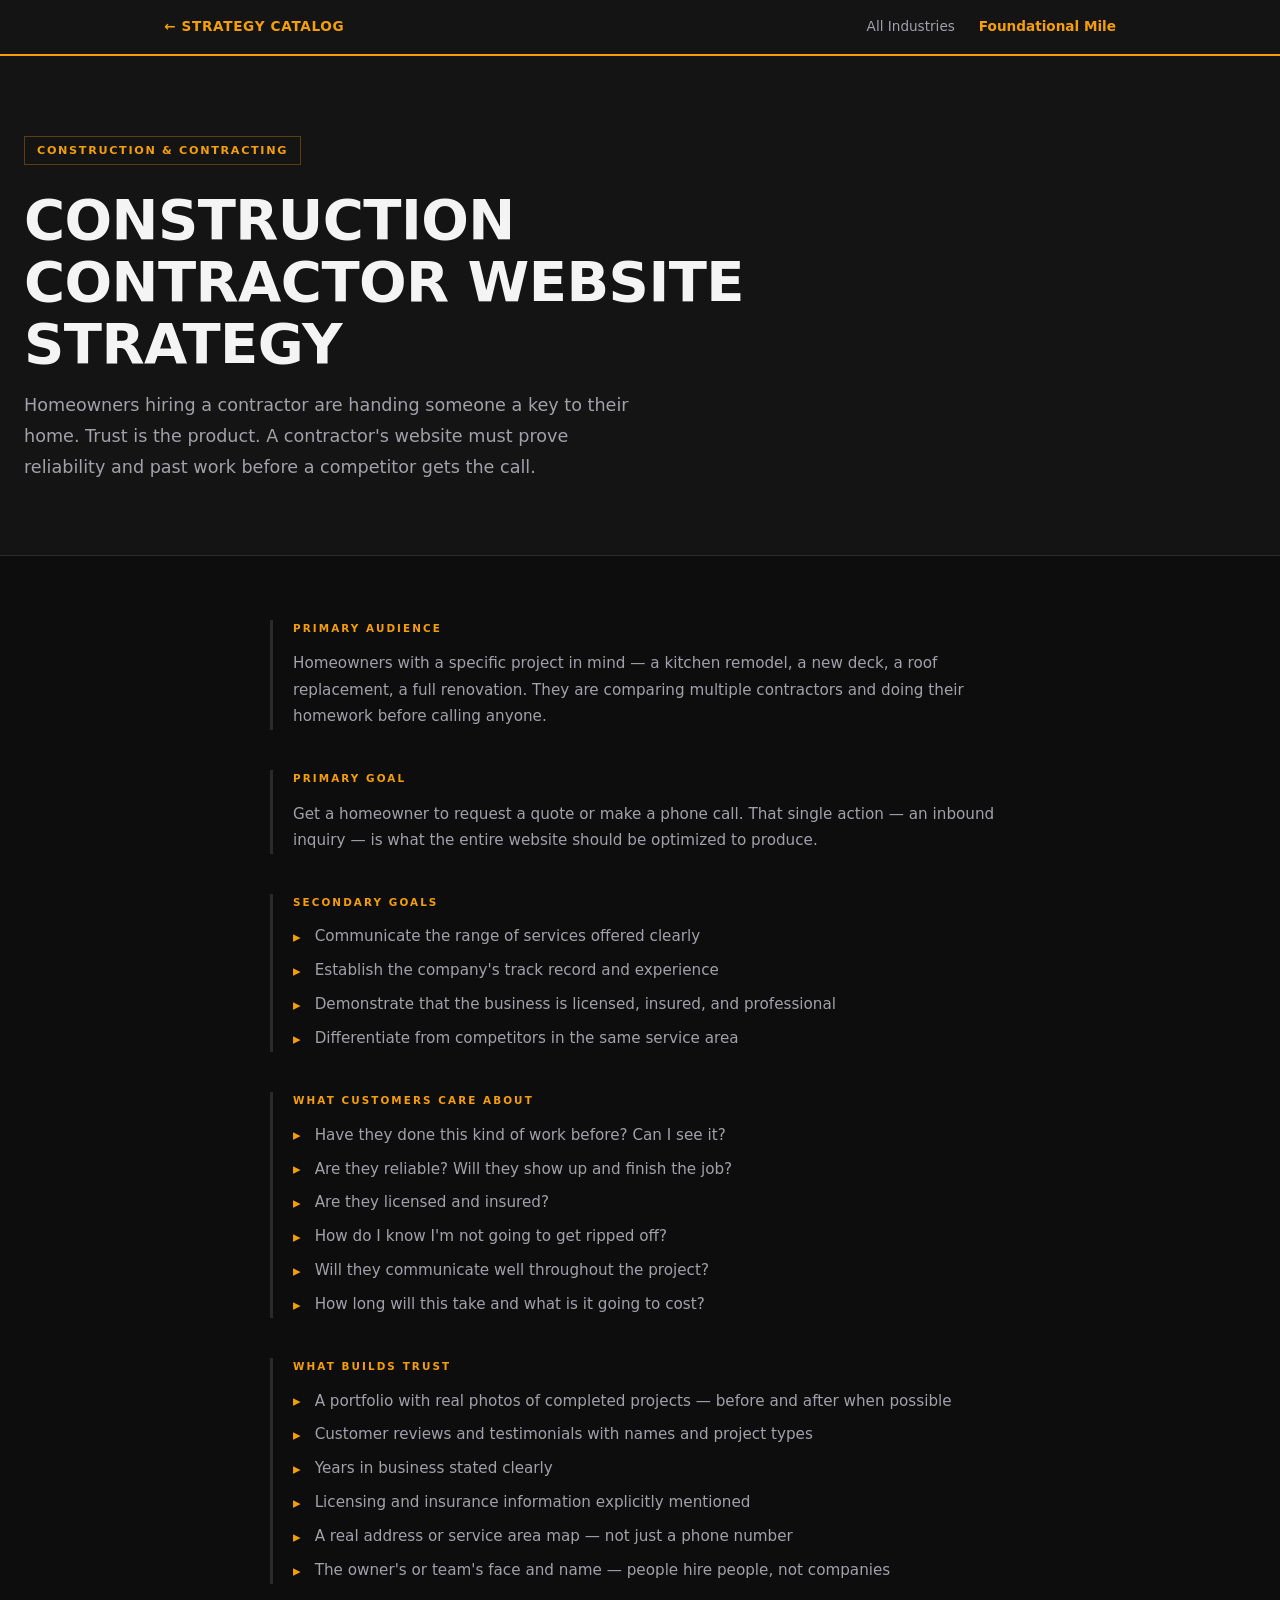
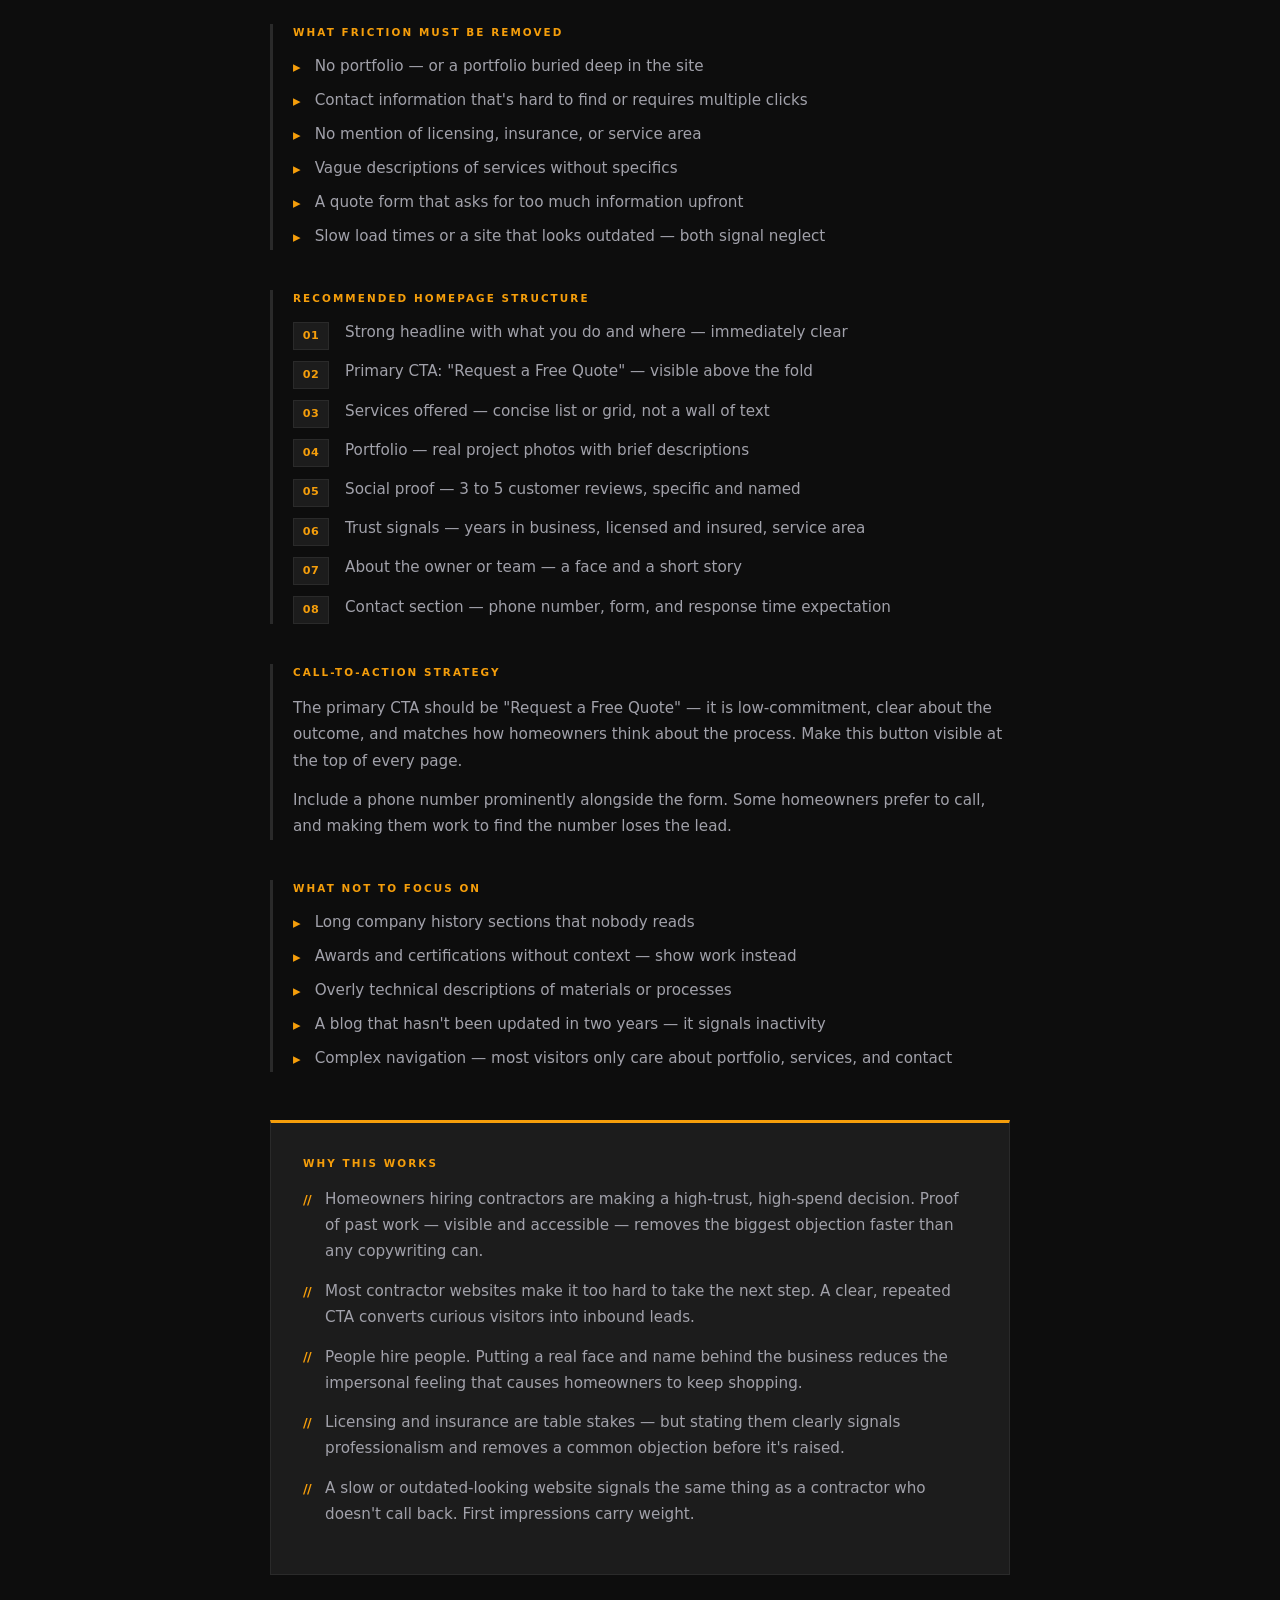
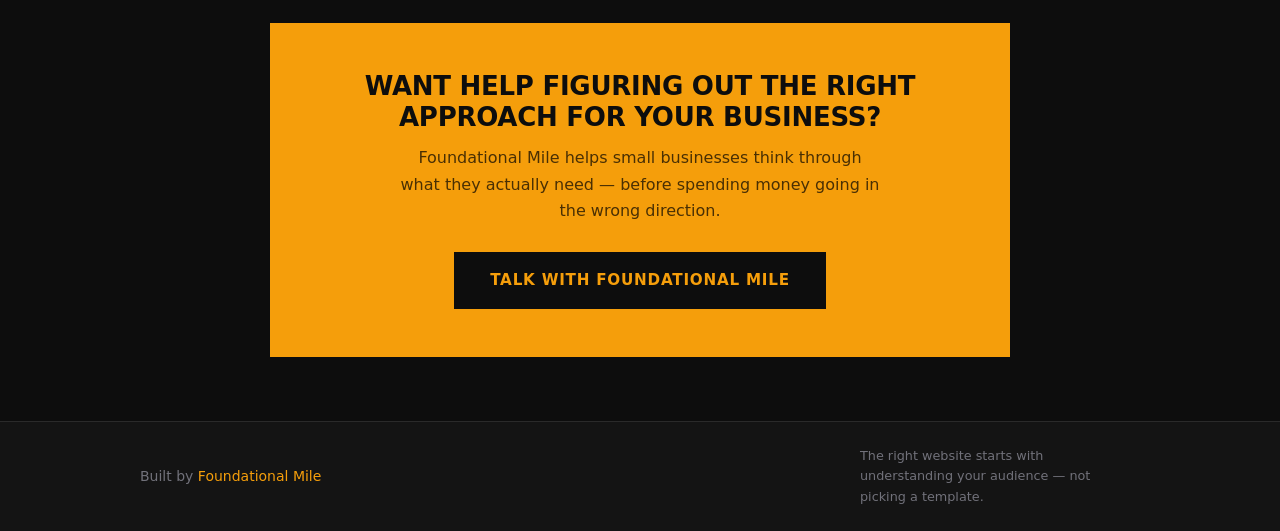
<file: industries/construction.html>
<!doctype html>
<html lang="en">
<head>
  <meta charset="UTF-8" />
  <meta name="viewport" content="width=device-width, initial-scale=1.0" />
  <meta name="description" content="Construction contractor website strategy. Learn how to build trust through past work, remove doubt, and make it easy for homeowners to request a quote." />
  <meta name="theme-color" content="#f59e0b" />
  <title>Construction Contractor Website Strategy — Website Strategy Catalog</title>
  <style>
    *, *::before, *::after { box-sizing: border-box; margin: 0; padding: 0; }
    html { scroll-behavior: smooth; }

    :root {
      --black:   #0d0d0d;
      --dark:    #141414;
      --dark2:   #1c1c1c;
      --card:    #1a1a1a;
      --yellow:  #f59e0b;
      --yellow2: #fbbf24;
      --text:    #f4f4f5;
      --text-sub:#a1a1aa;
      --text-dim:#71717a;
      --border:  #2a2a2a;
      --border-y:rgba(245,158,11,0.3);
      --radius:  0.25rem;
    }

    body {
      font-family: system-ui, -apple-system, 'Segoe UI', sans-serif;
      background: var(--black);
      color: var(--text);
      line-height: 1.6;
      -webkit-font-smoothing: antialiased;
    }

    /* ─── Header ─────────────────────────────────────── */
    header {
      background: var(--dark);
      border-bottom: 2px solid var(--yellow);
      position: sticky; top: 0; z-index: 50;
    }
    nav {
      max-width: 1000px; margin: 0 auto;
      padding: 1rem 1.5rem;
      display: flex; align-items: center;
      justify-content: space-between; flex-wrap: wrap; gap: 0.75rem;
    }
    .nav-brand {
      font-size: 0.85rem; font-weight: 700;
      color: var(--yellow); text-decoration: none;
      text-transform: uppercase; letter-spacing: 0.05em;
    }
    .nav-brand:hover { color: var(--yellow2); }
    .nav-links { display: flex; gap: 1.5rem; font-size: 0.85rem; flex-wrap: wrap; }
    .nav-links a { color: var(--text-sub); text-decoration: none; transition: color 0.2s; }
    .nav-links a:hover { color: var(--text); }
    .nav-links a.accent { color: var(--yellow); font-weight: 600; }

    /* ─── Hero ───────────────────────────────────────── */
    .hero {
      background: var(--dark);
      border-bottom: 1px solid var(--border);
      padding: 5rem 1.5rem 4.5rem;
    }
    .hero-inner { max-width: 800px; }

    .badge {
      display: inline-block;
      font-size: 0.7rem; font-weight: 800;
      text-transform: uppercase; letter-spacing: 0.15em;
      color: var(--yellow);
      border: 1px solid var(--border-y);
      padding: 0.3rem 0.75rem;
      margin-bottom: 1.5rem;
    }

    h1 {
      font-size: clamp(2.25rem, 5vw, 3.5rem);
      font-weight: 900; color: var(--text);
      line-height: 1.1; margin-bottom: 1rem;
      text-transform: uppercase; letter-spacing: -0.01em;
    }

    h2 {
      font-size: clamp(1.4rem, 3.5vw, 1.875rem);
      font-weight: 800; color: var(--text);
      line-height: 1.2; margin-bottom: 0.75rem;
      text-transform: uppercase;
    }

    .section-label {
      font-size: 0.65rem; font-weight: 800;
      color: var(--yellow);
      text-transform: uppercase; letter-spacing: 0.2em;
      margin-bottom: 0.875rem; display: block;
    }

    .lead {
      font-size: 1.1rem; color: var(--text-sub);
      line-height: 1.75; max-width: 620px;
    }

    /* ─── Layout ──────────────────────────────────────── */
    .container { max-width: 1000px; margin: 0 auto; padding: 0 1.5rem; }
    .narrow    { max-width: 740px; margin: 0 auto; }

    .section { padding: 4rem 1.5rem; }
    .section + .section { border-top: 1px solid var(--border); }

    /* ─── Strategy blocks ─────────────────────────────── */
    .strategy-block {
      margin-bottom: 2.5rem;
      padding-left: 1.25rem;
      border-left: 3px solid var(--border);
      transition: border-color 0.2s;
    }
    .strategy-block:hover { border-left-color: var(--yellow); }

    .strategy-block p,
    .strategy-block li { color: var(--text-sub); font-size: 0.95rem; line-height: 1.75; }
    .strategy-block p + p { margin-top: 0.75rem; }

    .strong-list { list-style: none; padding: 0; }
    .strong-list li {
      display: flex; gap: 0.875rem;
      margin-bottom: 0.5rem;
      color: var(--text-sub); font-size: 0.95rem; line-height: 1.65;
      align-items: flex-start;
    }
    .strong-list li::before {
      content: '▸';
      color: var(--yellow); flex-shrink: 0;
      margin-top: 0.05rem;
    }

    /* Numbered structure list */
    .structure-list { list-style: none; padding: 0; counter-reset: step; }
    .structure-list li {
      counter-increment: step;
      display: flex; gap: 1rem;
      margin-bottom: 0.6rem;
      color: var(--text-sub); font-size: 0.95rem; line-height: 1.65;
      align-items: flex-start;
    }
    .structure-list li::before {
      content: counter(step, decimal-leading-zero);
      display: inline-flex; align-items: center; justify-content: center;
      min-width: 2.25rem; height: 1.75rem;
      background: var(--dark2);
      border: 1px solid var(--border);
      color: var(--yellow); font-size: 0.7rem; font-weight: 800;
      letter-spacing: 0.05em; flex-shrink: 0;
      margin-top: 0.1rem;
    }

    /* ─── Why This Works ──────────────────────────────── */
    .why-box {
      background: var(--dark2);
      border: 1px solid var(--border);
      border-top: 3px solid var(--yellow);
      padding: 2rem; margin-top: 3rem;
    }
    .why-list { list-style: none; padding: 0; margin-top: 1rem; }
    .why-list li {
      display: flex; gap: 0.875rem;
      margin-bottom: 0.875rem;
      color: var(--text-sub); font-size: 0.95rem; line-height: 1.7;
    }
    .why-list li::before {
      content: '//';
      color: var(--yellow); font-weight: 800;
      font-size: 0.8rem; flex-shrink: 0;
      margin-top: 0.1rem; letter-spacing: -0.05em;
    }

    /* ─── CTA Block ───────────────────────────────────── */
    .cta-block {
      background: var(--yellow);
      padding: 3rem 2rem;
      text-align: center; margin-top: 3rem;
    }
    .cta-block h2 {
      color: var(--black); font-size: 1.625rem;
      margin-bottom: 0.75rem; letter-spacing: -0.01em;
    }
    .cta-block p {
      color: rgba(0,0,0,0.7);
      margin-bottom: 1.75rem;
      max-width: 480px; margin-left: auto; margin-right: auto;
      line-height: 1.65;
    }

    .btn {
      display: inline-block;
      padding: 1rem 2.25rem;
      font-weight: 800; font-size: 0.95rem;
      text-decoration: none; transition: background 0.2s, color 0.2s;
      cursor: pointer; border: none;
      text-transform: uppercase; letter-spacing: 0.05em;
    }
    .btn-dark { background: var(--black); color: var(--yellow); }
    .btn-dark:hover { background: var(--dark2); }

    /* ─── Footer ──────────────────────────────────────── */
    footer {
      background: var(--dark);
      border-top: 1px solid var(--border);
      color: var(--text-dim);
      padding: 1.5rem;
    }
    .footer-inner {
      max-width: 1000px; margin: 0 auto;
      display: flex; justify-content: space-between;
      align-items: center; flex-wrap: wrap; gap: 0.75rem;
      font-size: 0.875rem;
    }
    footer a { color: var(--yellow); text-decoration: none; }
    footer a:hover { color: var(--yellow2); }
    .footer-tagline { font-size: 0.8rem; color: var(--text-dim); max-width: 280px; }

    @media (max-width: 640px) {
      .footer-inner { flex-direction: column; }
      .footer-tagline { max-width: 100%; }
    }
  </style>
</head>
<body>

  <header>
    <nav>
      <a href="../index.html" class="nav-brand">← Strategy Catalog</a>
      <div class="nav-links">
        <a href="../index.html#industries">All Industries</a>
        <a href="https://foundationalmile.com" target="_blank" rel="noopener" class="accent">Foundational Mile</a>
      </div>
    </nav>
  </header>

  <main>

    <section class="hero">
      <div class="hero-inner">
        <span class="badge">Construction &amp; Contracting</span>
        <h1>Construction Contractor Website Strategy</h1>
        <p class="lead">
          Homeowners hiring a contractor are handing someone a key to their home. Trust is the product. A contractor's website must prove reliability and past work before a competitor gets the call.
        </p>
      </div>
    </section>

    <section class="section">
      <div class="container">
        <div class="narrow">

          <div class="strategy-block">
            <span class="section-label">Primary Audience</span>
            <p>Homeowners with a specific project in mind — a kitchen remodel, a new deck, a roof replacement, a full renovation. They are comparing multiple contractors and doing their homework before calling anyone.</p>
          </div>

          <div class="strategy-block">
            <span class="section-label">Primary Goal</span>
            <p>Get a homeowner to request a quote or make a phone call. That single action — an inbound inquiry — is what the entire website should be optimized to produce.</p>
          </div>

          <div class="strategy-block">
            <span class="section-label">Secondary Goals</span>
            <ul class="strong-list">
              <li>Communicate the range of services offered clearly</li>
              <li>Establish the company's track record and experience</li>
              <li>Demonstrate that the business is licensed, insured, and professional</li>
              <li>Differentiate from competitors in the same service area</li>
            </ul>
          </div>

          <div class="strategy-block">
            <span class="section-label">What Customers Care About</span>
            <ul class="strong-list">
              <li>Have they done this kind of work before? Can I see it?</li>
              <li>Are they reliable? Will they show up and finish the job?</li>
              <li>Are they licensed and insured?</li>
              <li>How do I know I'm not going to get ripped off?</li>
              <li>Will they communicate well throughout the project?</li>
              <li>How long will this take and what is it going to cost?</li>
            </ul>
          </div>

          <div class="strategy-block">
            <span class="section-label">What Builds Trust</span>
            <ul class="strong-list">
              <li>A portfolio with real photos of completed projects — before and after when possible</li>
              <li>Customer reviews and testimonials with names and project types</li>
              <li>Years in business stated clearly</li>
              <li>Licensing and insurance information explicitly mentioned</li>
              <li>A real address or service area map — not just a phone number</li>
              <li>The owner's or team's face and name — people hire people, not companies</li>
            </ul>
          </div>

          <div class="strategy-block">
            <span class="section-label">What Friction Must Be Removed</span>
            <ul class="strong-list">
              <li>No portfolio — or a portfolio buried deep in the site</li>
              <li>Contact information that's hard to find or requires multiple clicks</li>
              <li>No mention of licensing, insurance, or service area</li>
              <li>Vague descriptions of services without specifics</li>
              <li>A quote form that asks for too much information upfront</li>
              <li>Slow load times or a site that looks outdated — both signal neglect</li>
            </ul>
          </div>

          <div class="strategy-block">
            <span class="section-label">Recommended Homepage Structure</span>
            <ol class="structure-list">
              <li>Strong headline with what you do and where — immediately clear</li>
              <li>Primary CTA: "Request a Free Quote" — visible above the fold</li>
              <li>Services offered — concise list or grid, not a wall of text</li>
              <li>Portfolio — real project photos with brief descriptions</li>
              <li>Social proof — 3 to 5 customer reviews, specific and named</li>
              <li>Trust signals — years in business, licensed and insured, service area</li>
              <li>About the owner or team — a face and a short story</li>
              <li>Contact section — phone number, form, and response time expectation</li>
            </ol>
          </div>

          <div class="strategy-block">
            <span class="section-label">Call-to-Action Strategy</span>
            <p>The primary CTA should be "Request a Free Quote" — it is low-commitment, clear about the outcome, and matches how homeowners think about the process. Make this button visible at the top of every page.</p>
            <p>Include a phone number prominently alongside the form. Some homeowners prefer to call, and making them work to find the number loses the lead.</p>
          </div>

          <div class="strategy-block">
            <span class="section-label">What NOT to Focus On</span>
            <ul class="strong-list">
              <li>Long company history sections that nobody reads</li>
              <li>Awards and certifications without context — show work instead</li>
              <li>Overly technical descriptions of materials or processes</li>
              <li>A blog that hasn't been updated in two years — it signals inactivity</li>
              <li>Complex navigation — most visitors only care about portfolio, services, and contact</li>
            </ul>
          </div>

          <!-- Why This Works -->
          <div class="why-box">
            <span class="section-label">Why This Works</span>
            <ul class="why-list">
              <li>Homeowners hiring contractors are making a high-trust, high-spend decision. Proof of past work — visible and accessible — removes the biggest objection faster than any copywriting can.</li>
              <li>Most contractor websites make it too hard to take the next step. A clear, repeated CTA converts curious visitors into inbound leads.</li>
              <li>People hire people. Putting a real face and name behind the business reduces the impersonal feeling that causes homeowners to keep shopping.</li>
              <li>Licensing and insurance are table stakes — but stating them clearly signals professionalism and removes a common objection before it's raised.</li>
              <li>A slow or outdated-looking website signals the same thing as a contractor who doesn't call back. First impressions carry weight.</li>
            </ul>
          </div>

          <!-- CTA Block -->
          <div class="cta-block">
            <h2>Want help figuring out the right approach for your business?</h2>
            <p>Foundational Mile helps small businesses think through what they actually need — before spending money going in the wrong direction.</p>
            <a href="https://foundationalmile.com/#contact" target="_blank" rel="noopener" class="btn btn-dark">
              Talk with Foundational Mile
            </a>
          </div>

        </div>
      </div>
    </section>

  </main>

  <footer>
    <div class="footer-inner">
      <span>Built by <a href="https://foundationalmile.com" target="_blank" rel="noopener">Foundational Mile</a></span>
      <p class="footer-tagline">The right website starts with understanding your audience — not picking a template.</p>
    </div>
  </footer>

</body>
</html>
</file>
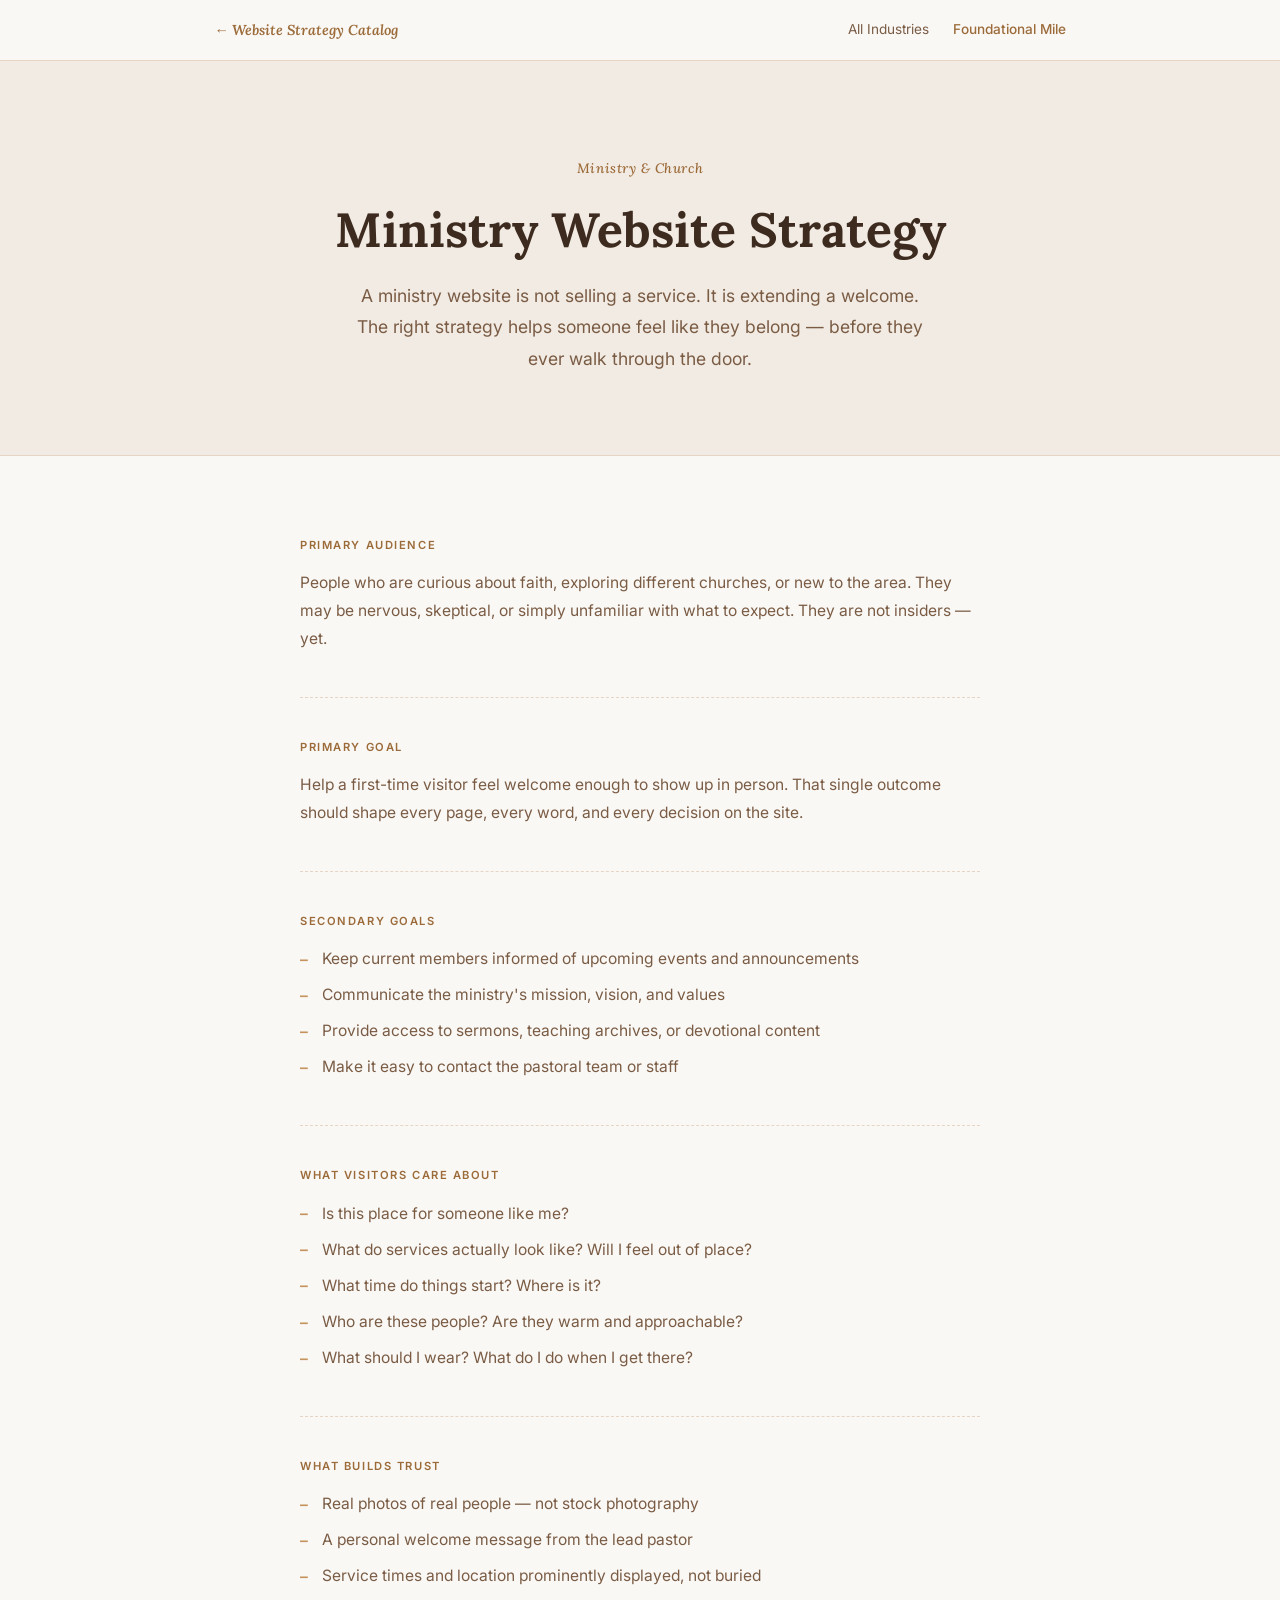
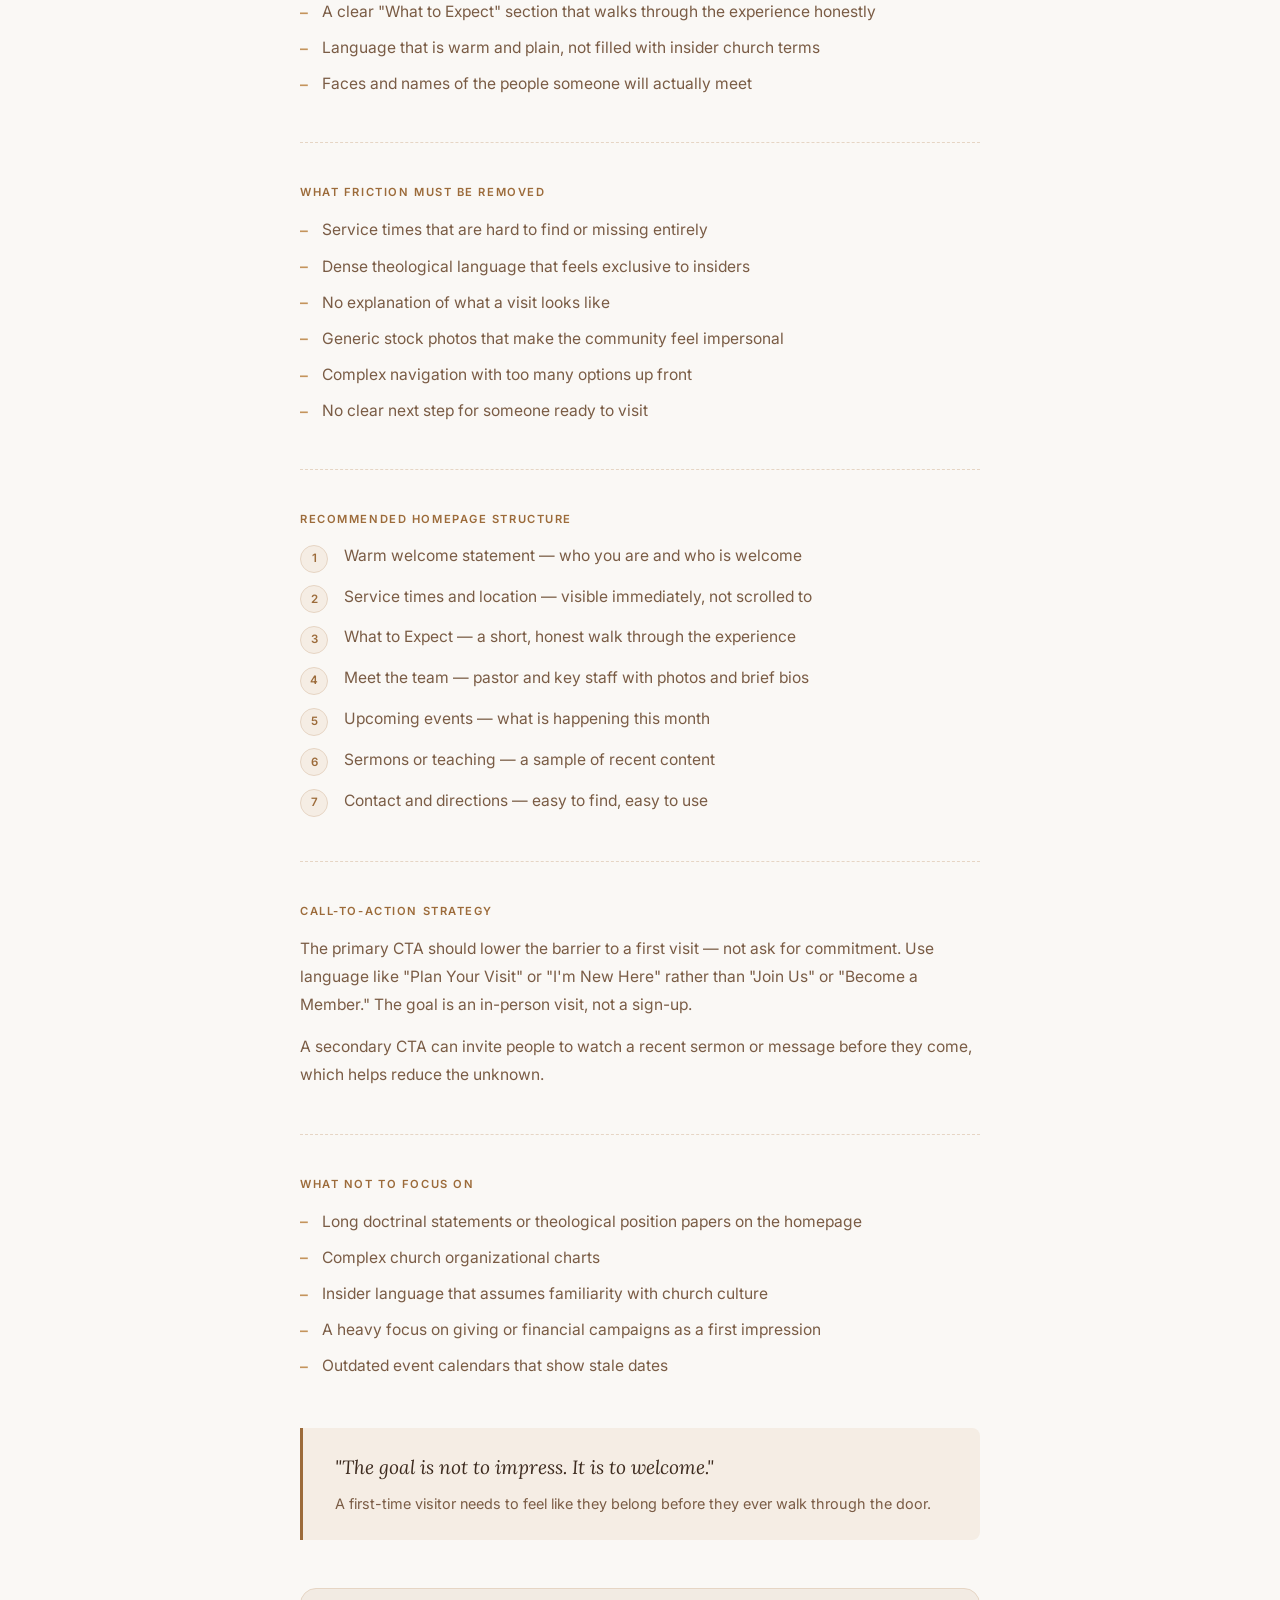
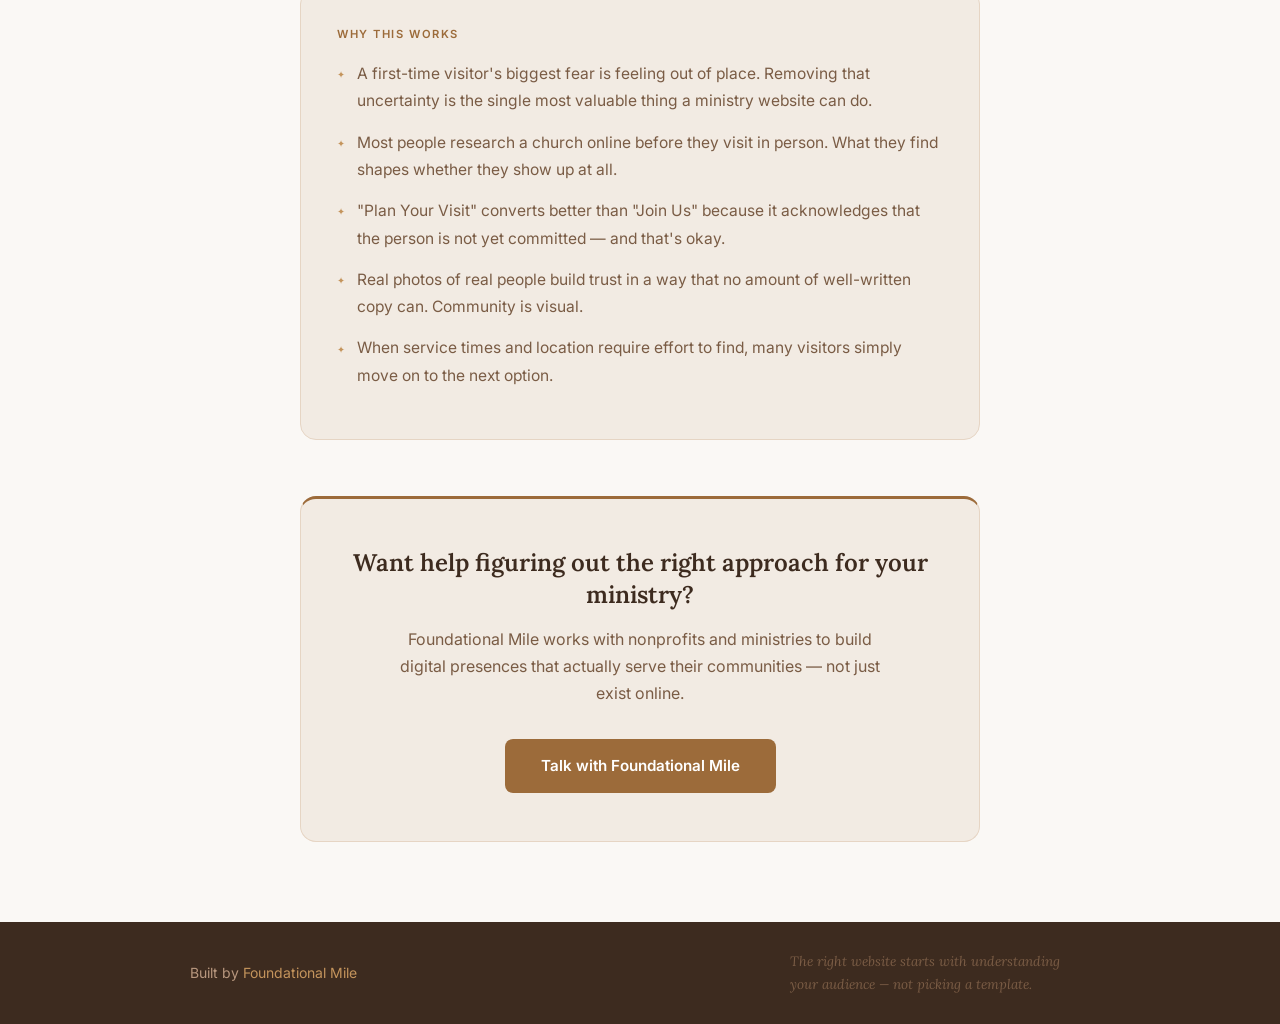
<file: industries/ministries.html>
<!doctype html>
<html lang="en">
<head>
  <meta charset="UTF-8" />
  <meta name="viewport" content="width=device-width, initial-scale=1.0" />
  <meta name="description" content="Ministry and church website strategy. Learn how to welcome first-time visitors, communicate your mission, and reduce the barriers between curiosity and connection." />
  <meta name="theme-color" content="#9c6b3a" />
  <title>Ministry Website Strategy — Website Strategy Catalog</title>
  <style>
    @import url('https://fonts.googleapis.com/css2?family=Lora:ital,wght@0,400;0,500;0,600;0,700;1,400;1,500&family=Inter:wght@400;500;600&display=swap');

    *, *::before, *::after { box-sizing: border-box; margin: 0; padding: 0; }
    html { scroll-behavior: smooth; }

    :root {
      --cream:      #faf8f5;
      --cream-alt:  #f2ebe3;
      --warm-dark:  #3d2b1f;
      --warm-mid:   #7a5c45;
      --warm-light: #b8977e;
      --gold:       #9c6b3a;
      --gold-light: #c4945c;
      --gold-pale:  #f5ede4;
      --border:     #e6d5c4;
      --border-soft:#f0e4d7;
      --radius:     0.5rem;
      --radius-lg:  1rem;
    }

    body {
      font-family: 'Inter', system-ui, sans-serif;
      background: var(--cream);
      color: var(--warm-dark);
      line-height: 1.7;
      -webkit-font-smoothing: antialiased;
    }

    /* ─── Header ─────────────────────────────────────── */
    header {
      background: var(--cream);
      border-bottom: 1px solid var(--border);
      position: sticky; top: 0; z-index: 50;
    }
    nav {
      max-width: 900px; margin: 0 auto;
      padding: 1.1rem 1.5rem;
      display: flex; align-items: center;
      justify-content: space-between; flex-wrap: wrap; gap: 0.75rem;
    }
    .nav-brand {
      font-family: 'Lora', Georgia, serif;
      font-size: 0.9rem; font-weight: 600;
      color: var(--gold); text-decoration: none;
      font-style: italic;
    }
    .nav-brand:hover { color: var(--gold-light); }
    .nav-links { display: flex; gap: 1.5rem; font-size: 0.85rem; flex-wrap: wrap; }
    .nav-links a { color: var(--warm-mid); text-decoration: none; transition: color 0.2s; }
    .nav-links a:hover { color: var(--warm-dark); }
    .nav-links a.accent { color: var(--gold); font-weight: 500; }

    /* ─── Hero ───────────────────────────────────────── */
    .hero {
      background: var(--cream-alt);
      padding: 6rem 1.5rem 5rem;
      border-bottom: 1px solid var(--border);
      text-align: center;
    }
    .hero-inner { max-width: 680px; margin: 0 auto; }

    .eyebrow {
      font-family: 'Lora', Georgia, serif;
      font-size: 0.85rem; font-weight: 500;
      font-style: italic; color: var(--gold);
      letter-spacing: 0.04em;
      margin-bottom: 1.25rem; display: block;
    }

    h1 {
      font-family: 'Lora', Georgia, serif;
      font-size: clamp(2rem, 5vw, 3rem);
      font-weight: 700; color: var(--warm-dark);
      line-height: 1.25; margin-bottom: 1.25rem;
    }

    h2 {
      font-family: 'Lora', Georgia, serif;
      font-size: clamp(1.4rem, 3.5vw, 1.875rem);
      font-weight: 600; color: var(--warm-dark);
      line-height: 1.35; margin-bottom: 1rem;
    }

    .section-label {
      font-size: 0.7rem; font-weight: 600;
      color: var(--gold);
      text-transform: uppercase; letter-spacing: 0.14em;
      margin-bottom: 0.875rem; display: block;
    }

    .lead {
      font-size: 1.1rem; color: var(--warm-mid);
      line-height: 1.8; max-width: 580px; margin: 0 auto;
    }

    /* ─── Layout ──────────────────────────────────────── */
    .container { max-width: 900px; margin: 0 auto; padding: 0 1.5rem; }
    .narrow    { max-width: 680px; margin: 0 auto; }

    .section { padding: 5rem 1.5rem; }

    /* ─── Divider ─────────────────────────────────────── */
    .divider {
      border: none;
      border-top: 1px dashed var(--border);
      margin: 2.5rem 0;
    }

    /* ─── Strategy blocks ─────────────────────────────── */
    .strategy-block { margin-bottom: 2.75rem; }

    .strategy-block p,
    .strategy-block li { color: var(--warm-mid); font-size: 0.975rem; line-height: 1.8; }
    .strategy-block p + p { margin-top: 0.875rem; }

    .warm-list { list-style: none; padding: 0; }
    .warm-list li {
      display: flex; gap: 0.875rem;
      margin-bottom: 0.5rem;
      color: var(--warm-mid); font-size: 0.975rem; line-height: 1.75;
      align-items: flex-start;
    }
    .warm-list li::before {
      content: '–';
      color: var(--gold-light);
      font-weight: 600; flex-shrink: 0;
      margin-top: 0.05rem;
    }

    /* Numbered structure list */
    .structure-list { list-style: none; padding: 0; counter-reset: step; }
    .structure-list li {
      counter-increment: step;
      display: flex; gap: 1rem;
      margin-bottom: 0.7rem;
      color: var(--warm-mid); font-size: 0.975rem; line-height: 1.7;
      align-items: flex-start;
    }
    .structure-list li::before {
      content: counter(step);
      display: inline-flex; align-items: center; justify-content: center;
      min-width: 1.75rem; height: 1.75rem;
      border-radius: 50%;
      border: 1px solid var(--border);
      background: var(--gold-pale);
      color: var(--gold); font-size: 0.72rem; font-weight: 600;
      flex-shrink: 0; margin-top: 0.1rem;
    }

    /* ─── Scripture-style callout ─────────────────────── */
    .callout {
      border-left: 3px solid var(--gold);
      padding: 1.5rem 2rem;
      margin: 3rem 0;
      background: var(--gold-pale);
      border-radius: 0 var(--radius) var(--radius) 0;
    }
    .callout-quote {
      font-family: 'Lora', Georgia, serif;
      font-size: 1.2rem; font-style: italic;
      color: var(--warm-dark); line-height: 1.65;
      margin-bottom: 0.5rem;
    }
    .callout-sub { font-size: 0.9rem; color: var(--warm-mid); }

    /* ─── Why This Works ──────────────────────────────── */
    .why-box {
      background: var(--cream-alt);
      border: 1px solid var(--border);
      border-radius: var(--radius-lg);
      padding: 2.25rem; margin-top: 3rem;
    }
    .why-list { list-style: none; padding: 0; margin-top: 1rem; }
    .why-list li {
      display: flex; gap: 0.75rem;
      margin-bottom: 0.875rem;
      color: var(--warm-mid); font-size: 0.975rem; line-height: 1.75;
      align-items: flex-start;
    }
    .why-list li::before {
      content: '✦';
      color: var(--gold-light); font-size: 0.6rem;
      flex-shrink: 0; margin-top: 0.45rem;
    }

    /* ─── CTA Block ───────────────────────────────────── */
    .cta-block {
      background: var(--cream-alt);
      border: 1px solid var(--border);
      border-top: 3px solid var(--gold);
      border-radius: var(--radius-lg);
      padding: 3rem 2rem;
      text-align: center; margin-top: 3.5rem;
    }
    .cta-block h2 { font-size: 1.5rem; margin-bottom: 0.875rem; }
    .cta-block p {
      color: var(--warm-mid);
      margin-bottom: 2rem;
      max-width: 480px; margin-left: auto; margin-right: auto;
      line-height: 1.7;
    }

    .btn {
      display: inline-block;
      padding: 0.875rem 2.25rem;
      border-radius: var(--radius);
      font-weight: 600; font-size: 0.95rem;
      text-decoration: none; transition: background 0.2s;
      cursor: pointer; border: none;
    }
    .btn-warm {
      background: var(--gold); color: white;
    }
    .btn-warm:hover { background: var(--gold-light); }

    /* ─── Footer ──────────────────────────────────────── */
    footer {
      background: var(--warm-dark);
      color: var(--warm-light);
      padding: 1.75rem 1.5rem;
    }
    .footer-inner {
      max-width: 900px; margin: 0 auto;
      display: flex; justify-content: space-between;
      align-items: center; flex-wrap: wrap; gap: 0.75rem;
      font-size: 0.875rem;
    }
    footer a { color: var(--gold-light); text-decoration: none; }
    footer a:hover { color: white; }
    .footer-tagline {
      font-family: 'Lora', Georgia, serif;
      font-style: italic; font-size: 0.85rem;
      color: var(--warm-mid); max-width: 300px;
    }

    @media (max-width: 640px) {
      .footer-inner { flex-direction: column; text-align: center; }
      .footer-tagline { max-width: 100%; }
    }
  </style>
</head>
<body>

  <header>
    <nav>
      <a href="../index.html" class="nav-brand">← Website Strategy Catalog</a>
      <div class="nav-links">
        <a href="../index.html#industries">All Industries</a>
        <a href="https://foundationalmile.com" target="_blank" rel="noopener" class="accent">Foundational Mile</a>
      </div>
    </nav>
  </header>

  <main>

    <section class="hero">
      <div class="hero-inner">
        <span class="eyebrow">Ministry &amp; Church</span>
        <h1>Ministry Website Strategy</h1>
        <p class="lead">
          A ministry website is not selling a service. It is extending a welcome. The right strategy helps someone feel like they belong — before they ever walk through the door.
        </p>
      </div>
    </section>

    <section class="section">
      <div class="container">
        <div class="narrow">

          <div class="strategy-block">
            <span class="section-label">Primary Audience</span>
            <p>People who are curious about faith, exploring different churches, or new to the area. They may be nervous, skeptical, or simply unfamiliar with what to expect. They are not insiders — yet.</p>
          </div>

          <hr class="divider" />

          <div class="strategy-block">
            <span class="section-label">Primary Goal</span>
            <p>Help a first-time visitor feel welcome enough to show up in person. That single outcome should shape every page, every word, and every decision on the site.</p>
          </div>

          <hr class="divider" />

          <div class="strategy-block">
            <span class="section-label">Secondary Goals</span>
            <ul class="warm-list">
              <li>Keep current members informed of upcoming events and announcements</li>
              <li>Communicate the ministry's mission, vision, and values</li>
              <li>Provide access to sermons, teaching archives, or devotional content</li>
              <li>Make it easy to contact the pastoral team or staff</li>
            </ul>
          </div>

          <hr class="divider" />

          <div class="strategy-block">
            <span class="section-label">What Visitors Care About</span>
            <ul class="warm-list">
              <li>Is this place for someone like me?</li>
              <li>What do services actually look like? Will I feel out of place?</li>
              <li>What time do things start? Where is it?</li>
              <li>Who are these people? Are they warm and approachable?</li>
              <li>What should I wear? What do I do when I get there?</li>
            </ul>
          </div>

          <hr class="divider" />

          <div class="strategy-block">
            <span class="section-label">What Builds Trust</span>
            <ul class="warm-list">
              <li>Real photos of real people — not stock photography</li>
              <li>A personal welcome message from the lead pastor</li>
              <li>Service times and location prominently displayed, not buried</li>
              <li>A clear "What to Expect" section that walks through the experience honestly</li>
              <li>Language that is warm and plain, not filled with insider church terms</li>
              <li>Faces and names of the people someone will actually meet</li>
            </ul>
          </div>

          <hr class="divider" />

          <div class="strategy-block">
            <span class="section-label">What Friction Must Be Removed</span>
            <ul class="warm-list">
              <li>Service times that are hard to find or missing entirely</li>
              <li>Dense theological language that feels exclusive to insiders</li>
              <li>No explanation of what a visit looks like</li>
              <li>Generic stock photos that make the community feel impersonal</li>
              <li>Complex navigation with too many options up front</li>
              <li>No clear next step for someone ready to visit</li>
            </ul>
          </div>

          <hr class="divider" />

          <div class="strategy-block">
            <span class="section-label">Recommended Homepage Structure</span>
            <ol class="structure-list">
              <li>Warm welcome statement — who you are and who is welcome</li>
              <li>Service times and location — visible immediately, not scrolled to</li>
              <li>What to Expect — a short, honest walk through the experience</li>
              <li>Meet the team — pastor and key staff with photos and brief bios</li>
              <li>Upcoming events — what is happening this month</li>
              <li>Sermons or teaching — a sample of recent content</li>
              <li>Contact and directions — easy to find, easy to use</li>
            </ol>
          </div>

          <hr class="divider" />

          <div class="strategy-block">
            <span class="section-label">Call-to-Action Strategy</span>
            <p>The primary CTA should lower the barrier to a first visit — not ask for commitment. Use language like "Plan Your Visit" or "I'm New Here" rather than "Join Us" or "Become a Member." The goal is an in-person visit, not a sign-up.</p>
            <p>A secondary CTA can invite people to watch a recent sermon or message before they come, which helps reduce the unknown.</p>
          </div>

          <hr class="divider" />

          <div class="strategy-block">
            <span class="section-label">What NOT to Focus On</span>
            <ul class="warm-list">
              <li>Long doctrinal statements or theological position papers on the homepage</li>
              <li>Complex church organizational charts</li>
              <li>Insider language that assumes familiarity with church culture</li>
              <li>A heavy focus on giving or financial campaigns as a first impression</li>
              <li>Outdated event calendars that show stale dates</li>
            </ul>
          </div>

          <!-- Callout -->
          <div class="callout">
            <p class="callout-quote">"The goal is not to impress. It is to welcome."</p>
            <p class="callout-sub">A first-time visitor needs to feel like they belong before they ever walk through the door.</p>
          </div>

          <!-- Why This Works -->
          <div class="why-box">
            <span class="section-label">Why This Works</span>
            <ul class="why-list">
              <li>A first-time visitor's biggest fear is feeling out of place. Removing that uncertainty is the single most valuable thing a ministry website can do.</li>
              <li>Most people research a church online before they visit in person. What they find shapes whether they show up at all.</li>
              <li>"Plan Your Visit" converts better than "Join Us" because it acknowledges that the person is not yet committed — and that's okay.</li>
              <li>Real photos of real people build trust in a way that no amount of well-written copy can. Community is visual.</li>
              <li>When service times and location require effort to find, many visitors simply move on to the next option.</li>
            </ul>
          </div>

          <!-- CTA Block -->
          <div class="cta-block">
            <h2>Want help figuring out the right approach for your ministry?</h2>
            <p>Foundational Mile works with nonprofits and ministries to build digital presences that actually serve their communities — not just exist online.</p>
            <a href="https://foundationalmile.com/#contact" target="_blank" rel="noopener" class="btn btn-warm">
              Talk with Foundational Mile
            </a>
          </div>

        </div>
      </div>
    </section>

  </main>

  <footer>
    <div class="footer-inner">
      <span>Built by <a href="https://foundationalmile.com" target="_blank" rel="noopener">Foundational Mile</a></span>
      <p class="footer-tagline">The right website starts with understanding your audience — not picking a template.</p>
    </div>
  </footer>

</body>
</html>
</file>
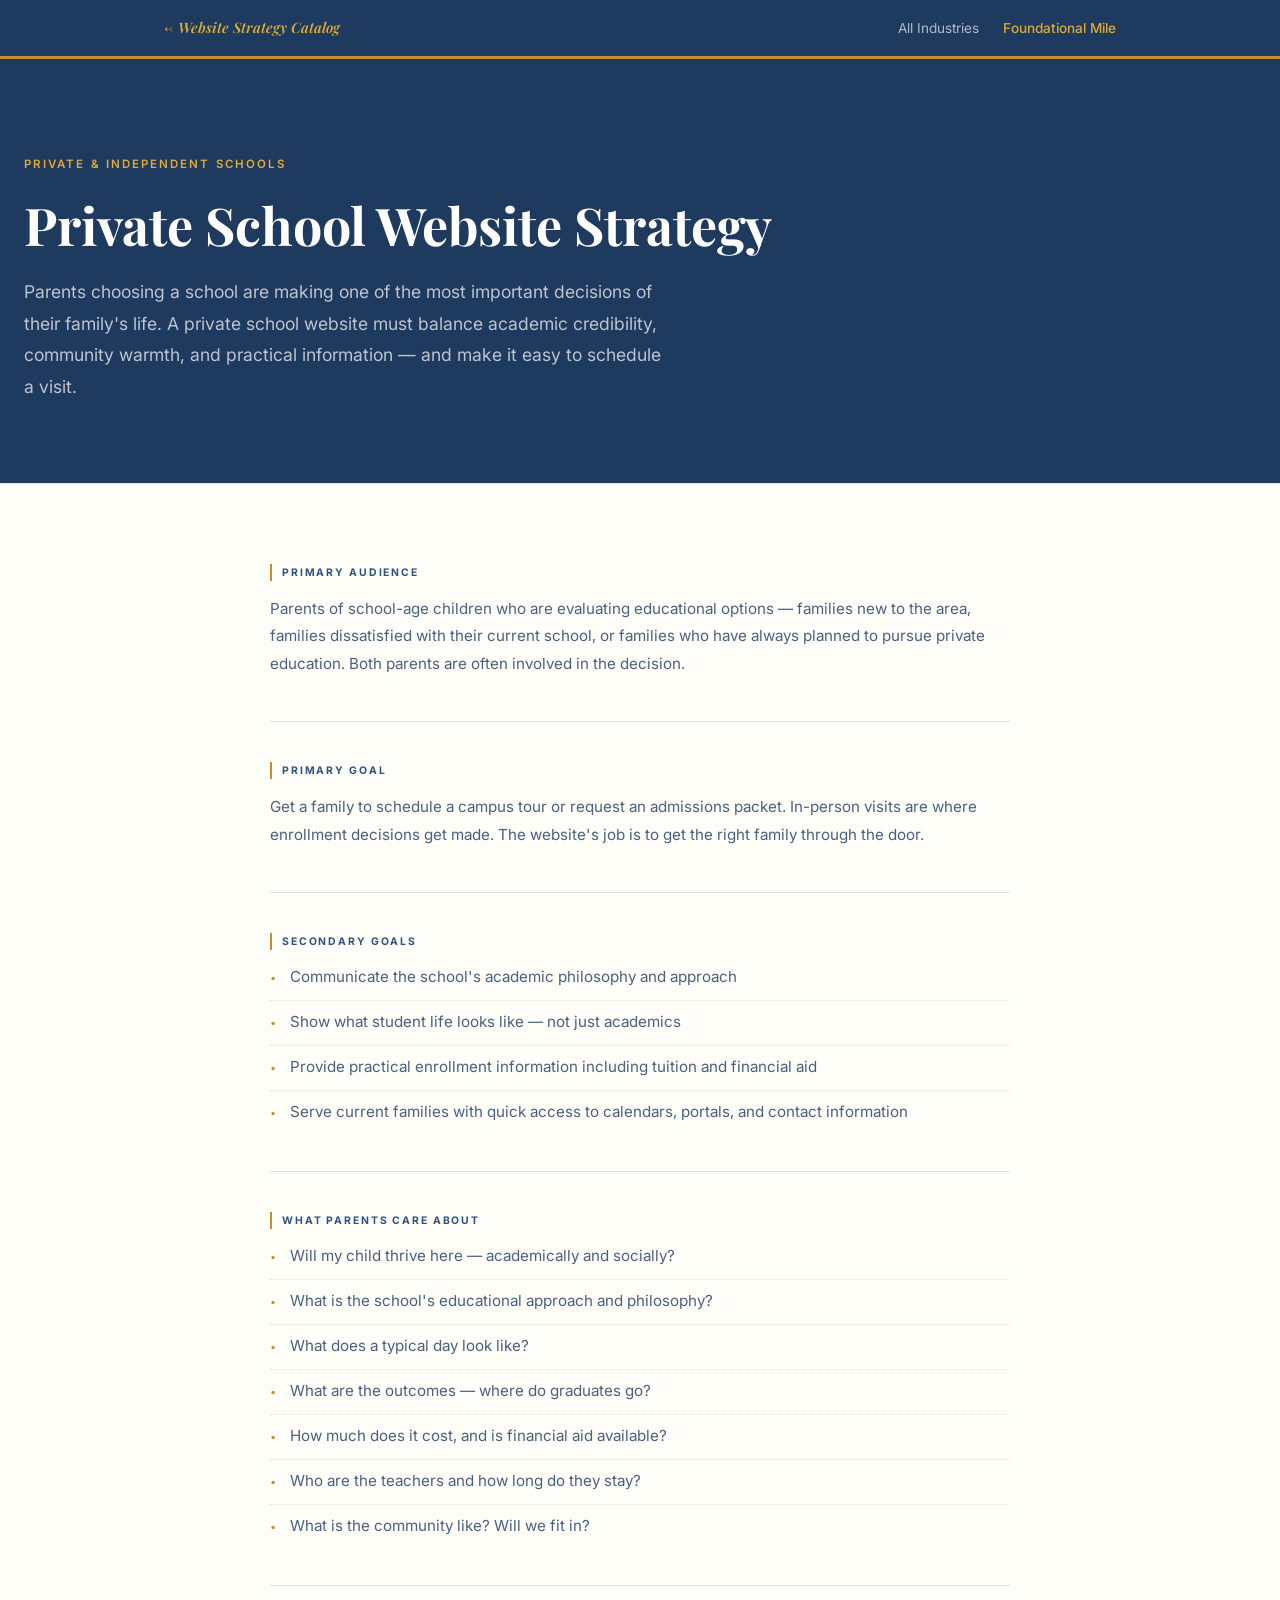
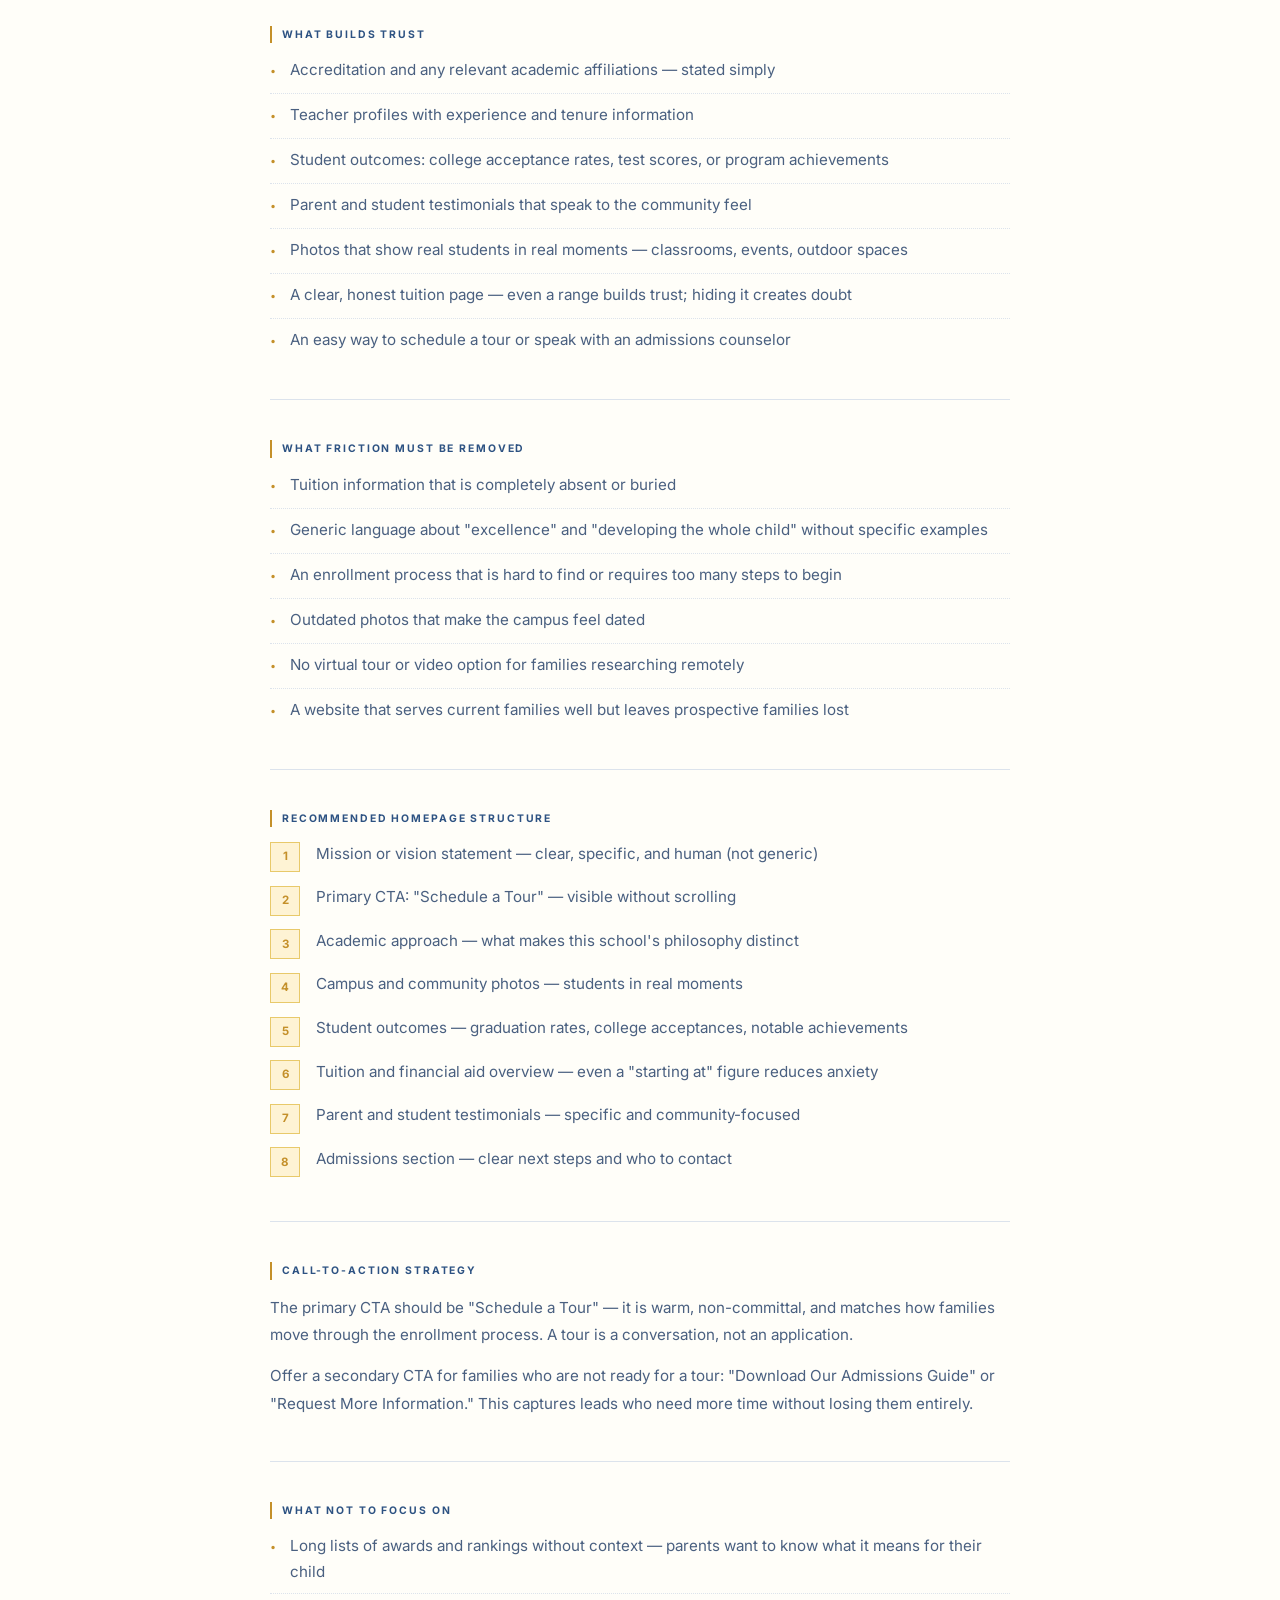
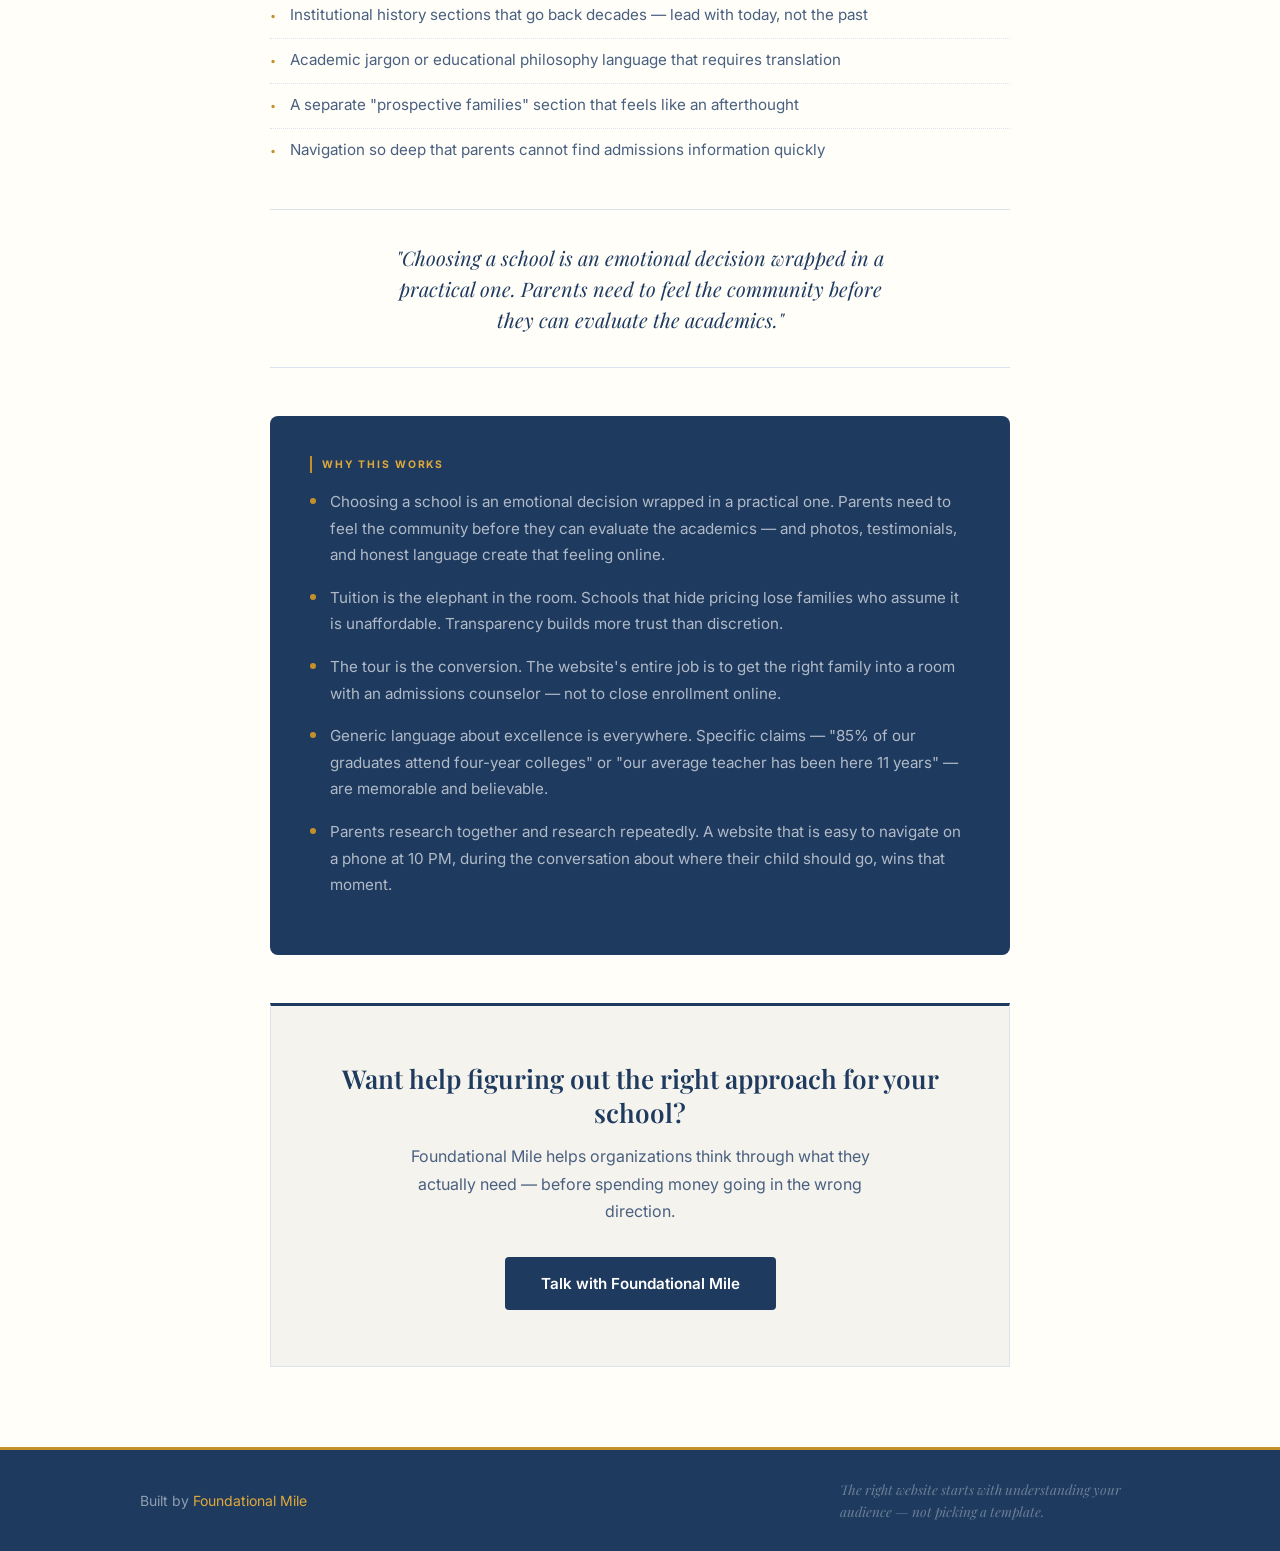
<file: industries/private-school.html>
<!doctype html>
<html lang="en">
<head>
  <meta charset="UTF-8" />
  <meta name="viewport" content="width=device-width, initial-scale=1.0" />
  <meta name="description" content="Private school website strategy. Learn how to balance academic credibility, community warmth, and practical enrollment information for discerning parents." />
  <meta name="theme-color" content="#1e3a5f" />
  <title>Private School Website Strategy — Website Strategy Catalog</title>
  <style>
    @import url('https://fonts.googleapis.com/css2?family=Playfair+Display:ital,wght@0,400;0,600;0,700;1,400;1,600&family=Inter:wght@400;500;600&display=swap');

    *, *::before, *::after { box-sizing: border-box; margin: 0; padding: 0; }
    html { scroll-behavior: smooth; }

    :root {
      --ivory:    #fffef9;
      --ivory-alt:#f5f3ed;
      --navy:     #1e3a5f;
      --navy-mid: #2d5282;
      --navy-light:#4a6080;
      --gold:     #c4902a;
      --gold-light:#e0aa3a;
      --gold-pale:#fef3d4;
      --text:     #1e3a5f;
      --text-sub: #4a6080;
      --text-mute:#8a9bb0;
      --border:   #dce3ec;
      --border-g: #e8c96a;
      --white:    #ffffff;
      --radius:   0.25rem;
      --radius-lg:0.5rem;
    }

    body {
      font-family: 'Inter', system-ui, sans-serif;
      background: var(--ivory);
      color: var(--text);
      line-height: 1.65;
      -webkit-font-smoothing: antialiased;
    }

    /* ─── Header ─────────────────────────────────────── */
    header {
      background: var(--navy);
      border-bottom: 3px solid var(--gold);
      position: sticky; top: 0; z-index: 50;
    }
    nav {
      max-width: 1000px; margin: 0 auto;
      padding: 1rem 1.5rem;
      display: flex; align-items: center;
      justify-content: space-between; flex-wrap: wrap; gap: 0.75rem;
    }
    .nav-brand {
      font-family: 'Playfair Display', Georgia, serif;
      font-size: 0.9rem; font-weight: 600;
      color: var(--gold-light); text-decoration: none;
      font-style: italic;
    }
    .nav-brand:hover { color: white; }
    .nav-links { display: flex; gap: 1.5rem; font-size: 0.85rem; flex-wrap: wrap; }
    .nav-links a { color: rgba(255,255,255,0.65); text-decoration: none; transition: color 0.2s; }
    .nav-links a:hover { color: white; }
    .nav-links a.accent { color: var(--gold-light); font-weight: 500; }

    /* ─── Hero ───────────────────────────────────────── */
    .hero {
      background: var(--navy);
      padding: 6rem 1.5rem 5rem;
      border-bottom: 1px solid var(--border);
    }
    .hero-inner { max-width: 780px; }

    .eyebrow {
      font-family: 'Inter', sans-serif;
      font-size: 0.72rem; font-weight: 600;
      color: var(--gold-light);
      text-transform: uppercase; letter-spacing: 0.18em;
      margin-bottom: 1.25rem; display: block;
    }

    h1 {
      font-family: 'Playfair Display', Georgia, serif;
      font-size: clamp(2rem, 5vw, 3.25rem);
      font-weight: 700; color: #ffffff;
      line-height: 1.2; margin-bottom: 1.25rem;
    }

    h2 {
      font-family: 'Playfair Display', Georgia, serif;
      font-size: clamp(1.375rem, 3.5vw, 1.875rem);
      font-weight: 600; color: var(--text);
      line-height: 1.3; margin-bottom: 1rem;
    }

    .section-label {
      font-size: 0.65rem; font-weight: 700;
      color: var(--navy-mid);
      text-transform: uppercase; letter-spacing: 0.18em;
      margin-bottom: 0.875rem; display: block;
      border-left: 2px solid var(--gold);
      padding-left: 0.625rem;
    }

    .lead {
      font-size: 1.1rem; color: rgba(255,255,255,0.7);
      line-height: 1.8; max-width: 640px;
    }

    /* ─── Layout ──────────────────────────────────────── */
    .container { max-width: 1000px; margin: 0 auto; padding: 0 1.5rem; }
    .narrow    { max-width: 740px; margin: 0 auto; }

    .section     { padding: 5rem 1.5rem; }
    .section-alt { background: var(--ivory-alt); }

    /* ─── Rule ────────────────────────────────────────── */
    .rule {
      border: none;
      border-top: 1px solid var(--border);
      margin: 2.5rem 0;
    }

    /* ─── Strategy blocks ─────────────────────────────── */
    .strategy-block { margin-bottom: 2.75rem; }

    .strategy-block p,
    .strategy-block li { color: var(--text-sub); font-size: 0.95rem; line-height: 1.8; }
    .strategy-block p + p { margin-top: 0.875rem; }

    .formal-list { list-style: none; padding: 0; }
    .formal-list li {
      display: flex; gap: 0.875rem;
      margin-bottom: 0.5rem;
      color: var(--text-sub); font-size: 0.95rem; line-height: 1.7;
      padding-bottom: 0.5rem;
      border-bottom: 1px dotted var(--border);
      align-items: flex-start;
    }
    .formal-list li:last-child { border-bottom: none; padding-bottom: 0; }
    .formal-list li::before {
      content: '·';
      color: var(--gold); font-size: 1.25rem; font-weight: 700;
      flex-shrink: 0; line-height: 1.4;
    }

    /* Numbered structure list */
    .structure-list { list-style: none; padding: 0; counter-reset: step; }
    .structure-list li {
      counter-increment: step;
      display: flex; gap: 1rem;
      margin-bottom: 0.75rem;
      color: var(--text-sub); font-size: 0.95rem; line-height: 1.7;
      align-items: flex-start;
    }
    .structure-list li::before {
      content: counter(step);
      display: inline-flex; align-items: center; justify-content: center;
      min-width: 1.875rem; height: 1.875rem;
      border: 1px solid var(--border-g);
      background: var(--gold-pale);
      color: var(--gold); font-size: 0.72rem; font-weight: 700;
      flex-shrink: 0; margin-top: 0.1rem;
    }

    /* ─── Callout / Pull Quote ────────────────────────── */
    .pullquote {
      border-top: 1px solid var(--border);
      border-bottom: 1px solid var(--border);
      padding: 2rem 0;
      margin: 2.5rem 0;
      text-align: center;
    }
    .pullquote p {
      font-family: 'Playfair Display', Georgia, serif;
      font-size: 1.25rem; font-style: italic;
      color: var(--navy); line-height: 1.55;
      max-width: 520px; margin: 0 auto;
    }

    /* ─── Why This Works ──────────────────────────────── */
    .why-box {
      background: var(--navy);
      border-radius: var(--radius-lg);
      padding: 2.5rem; margin-top: 3rem;
    }
    .why-box .section-label {
      color: var(--gold-light);
      border-left-color: var(--gold);
    }
    .why-list { list-style: none; padding: 0; margin-top: 1rem; }
    .why-list li {
      display: flex; gap: 0.875rem;
      margin-bottom: 1rem;
      color: rgba(255,255,255,0.65); font-size: 0.95rem; line-height: 1.75;
      align-items: flex-start;
    }
    .why-list li::before {
      content: '';
      display: inline-block;
      min-width: 6px; height: 6px;
      border-radius: 50%;
      background: var(--gold);
      flex-shrink: 0; margin-top: 0.55rem;
    }

    /* ─── CTA Block ───────────────────────────────────── */
    .cta-block {
      background: var(--ivory-alt);
      border: 1px solid var(--border);
      border-top: 3px solid var(--navy);
      padding: 3.5rem 2rem;
      text-align: center; margin-top: 3rem;
    }
    .cta-block h2 {
      font-family: 'Playfair Display', Georgia, serif;
      font-size: 1.625rem; margin-bottom: 0.875rem;
    }
    .cta-block p {
      color: var(--text-sub);
      margin-bottom: 2rem;
      max-width: 480px; margin-left: auto; margin-right: auto;
      line-height: 1.7;
    }

    .btn {
      display: inline-block;
      padding: 0.875rem 2.25rem;
      font-weight: 600; font-size: 0.95rem;
      text-decoration: none; transition: background 0.2s;
      cursor: pointer; border: none;
    }
    .btn-navy { background: var(--navy); color: white; border-radius: var(--radius); }
    .btn-navy:hover { background: var(--navy-mid); }
    .btn-gold { background: var(--gold); color: white; border-radius: var(--radius); }
    .btn-gold:hover { background: var(--gold-light); }

    /* ─── Footer ──────────────────────────────────────── */
    footer {
      background: var(--navy);
      border-top: 3px solid var(--gold);
      color: rgba(255,255,255,0.5);
      padding: 1.75rem 1.5rem;
    }
    .footer-inner {
      max-width: 1000px; margin: 0 auto;
      display: flex; justify-content: space-between;
      align-items: center; flex-wrap: wrap; gap: 0.75rem;
      font-size: 0.875rem;
    }
    footer a { color: var(--gold-light); text-decoration: none; }
    footer a:hover { color: white; }
    .footer-tagline {
      font-family: 'Playfair Display', Georgia, serif;
      font-style: italic; font-size: 0.85rem;
      color: rgba(255,255,255,0.35); max-width: 300px;
    }

    @media (max-width: 640px) {
      .footer-inner { flex-direction: column; text-align: center; }
      .footer-tagline { max-width: 100%; }
    }
  </style>
</head>
<body>

  <header>
    <nav>
      <a href="../index.html" class="nav-brand">← Website Strategy Catalog</a>
      <div class="nav-links">
        <a href="../index.html#industries">All Industries</a>
        <a href="https://foundationalmile.com" target="_blank" rel="noopener" class="accent">Foundational Mile</a>
      </div>
    </nav>
  </header>

  <main>

    <section class="hero">
      <div class="hero-inner">
        <span class="eyebrow">Private &amp; Independent Schools</span>
        <h1>Private School Website Strategy</h1>
        <p class="lead">
          Parents choosing a school are making one of the most important decisions of their family's life. A private school website must balance academic credibility, community warmth, and practical information — and make it easy to schedule a visit.
        </p>
      </div>
    </section>

    <section class="section">
      <div class="container">
        <div class="narrow">

          <div class="strategy-block">
            <span class="section-label">Primary Audience</span>
            <p>Parents of school-age children who are evaluating educational options — families new to the area, families dissatisfied with their current school, or families who have always planned to pursue private education. Both parents are often involved in the decision.</p>
          </div>

          <hr class="rule" />

          <div class="strategy-block">
            <span class="section-label">Primary Goal</span>
            <p>Get a family to schedule a campus tour or request an admissions packet. In-person visits are where enrollment decisions get made. The website's job is to get the right family through the door.</p>
          </div>

          <hr class="rule" />

          <div class="strategy-block">
            <span class="section-label">Secondary Goals</span>
            <ul class="formal-list">
              <li>Communicate the school's academic philosophy and approach</li>
              <li>Show what student life looks like — not just academics</li>
              <li>Provide practical enrollment information including tuition and financial aid</li>
              <li>Serve current families with quick access to calendars, portals, and contact information</li>
            </ul>
          </div>

          <hr class="rule" />

          <div class="strategy-block">
            <span class="section-label">What Parents Care About</span>
            <ul class="formal-list">
              <li>Will my child thrive here — academically and socially?</li>
              <li>What is the school's educational approach and philosophy?</li>
              <li>What does a typical day look like?</li>
              <li>What are the outcomes — where do graduates go?</li>
              <li>How much does it cost, and is financial aid available?</li>
              <li>Who are the teachers and how long do they stay?</li>
              <li>What is the community like? Will we fit in?</li>
            </ul>
          </div>

          <hr class="rule" />

          <div class="strategy-block">
            <span class="section-label">What Builds Trust</span>
            <ul class="formal-list">
              <li>Accreditation and any relevant academic affiliations — stated simply</li>
              <li>Teacher profiles with experience and tenure information</li>
              <li>Student outcomes: college acceptance rates, test scores, or program achievements</li>
              <li>Parent and student testimonials that speak to the community feel</li>
              <li>Photos that show real students in real moments — classrooms, events, outdoor spaces</li>
              <li>A clear, honest tuition page — even a range builds trust; hiding it creates doubt</li>
              <li>An easy way to schedule a tour or speak with an admissions counselor</li>
            </ul>
          </div>

          <hr class="rule" />

          <div class="strategy-block">
            <span class="section-label">What Friction Must Be Removed</span>
            <ul class="formal-list">
              <li>Tuition information that is completely absent or buried</li>
              <li>Generic language about "excellence" and "developing the whole child" without specific examples</li>
              <li>An enrollment process that is hard to find or requires too many steps to begin</li>
              <li>Outdated photos that make the campus feel dated</li>
              <li>No virtual tour or video option for families researching remotely</li>
              <li>A website that serves current families well but leaves prospective families lost</li>
            </ul>
          </div>

          <hr class="rule" />

          <div class="strategy-block">
            <span class="section-label">Recommended Homepage Structure</span>
            <ol class="structure-list">
              <li>Mission or vision statement — clear, specific, and human (not generic)</li>
              <li>Primary CTA: "Schedule a Tour" — visible without scrolling</li>
              <li>Academic approach — what makes this school's philosophy distinct</li>
              <li>Campus and community photos — students in real moments</li>
              <li>Student outcomes — graduation rates, college acceptances, notable achievements</li>
              <li>Tuition and financial aid overview — even a "starting at" figure reduces anxiety</li>
              <li>Parent and student testimonials — specific and community-focused</li>
              <li>Admissions section — clear next steps and who to contact</li>
            </ol>
          </div>

          <hr class="rule" />

          <div class="strategy-block">
            <span class="section-label">Call-to-Action Strategy</span>
            <p>The primary CTA should be "Schedule a Tour" — it is warm, non-committal, and matches how families move through the enrollment process. A tour is a conversation, not an application.</p>
            <p>Offer a secondary CTA for families who are not ready for a tour: "Download Our Admissions Guide" or "Request More Information." This captures leads who need more time without losing them entirely.</p>
          </div>

          <hr class="rule" />

          <div class="strategy-block">
            <span class="section-label">What NOT to Focus On</span>
            <ul class="formal-list">
              <li>Long lists of awards and rankings without context — parents want to know what it means for their child</li>
              <li>Institutional history sections that go back decades — lead with today, not the past</li>
              <li>Academic jargon or educational philosophy language that requires translation</li>
              <li>A separate "prospective families" section that feels like an afterthought</li>
              <li>Navigation so deep that parents cannot find admissions information quickly</li>
            </ul>
          </div>

          <!-- Pull Quote -->
          <div class="pullquote">
            <p>"Choosing a school is an emotional decision wrapped in a practical one. Parents need to feel the community before they can evaluate the academics."</p>
          </div>

          <!-- Why This Works -->
          <div class="why-box">
            <span class="section-label">Why This Works</span>
            <ul class="why-list">
              <li>Choosing a school is an emotional decision wrapped in a practical one. Parents need to feel the community before they can evaluate the academics — and photos, testimonials, and honest language create that feeling online.</li>
              <li>Tuition is the elephant in the room. Schools that hide pricing lose families who assume it is unaffordable. Transparency builds more trust than discretion.</li>
              <li>The tour is the conversion. The website's entire job is to get the right family into a room with an admissions counselor — not to close enrollment online.</li>
              <li>Generic language about excellence is everywhere. Specific claims — "85% of our graduates attend four-year colleges" or "our average teacher has been here 11 years" — are memorable and believable.</li>
              <li>Parents research together and research repeatedly. A website that is easy to navigate on a phone at 10 PM, during the conversation about where their child should go, wins that moment.</li>
            </ul>
          </div>

          <!-- CTA Block -->
          <div class="cta-block">
            <h2>Want help figuring out the right approach for your school?</h2>
            <p>Foundational Mile helps organizations think through what they actually need — before spending money going in the wrong direction.</p>
            <a href="https://foundationalmile.com/#contact" target="_blank" rel="noopener" class="btn btn-navy">
              Talk with Foundational Mile
            </a>
          </div>

        </div>
      </div>
    </section>

  </main>

  <footer>
    <div class="footer-inner">
      <span>Built by <a href="https://foundationalmile.com" target="_blank" rel="noopener">Foundational Mile</a></span>
      <p class="footer-tagline">The right website starts with understanding your audience — not picking a template.</p>
    </div>
  </footer>

</body>
</html>
</file>
<file: assets/css/styles.css>
/* ============================================================
   Website Strategy Catalog — styles.css
   Dark theme matching Foundational Mile LLC
   ============================================================ */

@import url('https://fonts.googleapis.com/css2?family=Inter:wght@400;500;600;700&display=swap');

/* ---- Custom Properties ------------------------------------ */
:root {
  --bg:           #0f172a;
  --bg-card:      rgba(30, 41, 59, 0.5);
  --bg-card-hover:rgba(30, 41, 59, 0.85);
  --text:         #f1f5f9;
  --text-secondary:#94a3b8;
  --text-muted:   #64748b;
  --accent:       #f59e0b;
  --accent-light: #fbbf24;
  --border:       rgba(51, 65, 85, 0.6);
  --border-solid: #334155;
  --border-hover: #475569;
}

/* ---- Reset ------------------------------------------------ */
*, *::before, *::after { box-sizing: border-box; margin: 0; padding: 0; }

html { scroll-behavior: smooth; }

body {
  background-color: var(--bg);
  color: var(--text);
  font-family: 'Inter', system-ui, sans-serif;
  font-size: 1rem;
  line-height: 1.6;
  -webkit-font-smoothing: antialiased;
  -moz-osx-font-smoothing: grayscale;
}

img { max-width: 100%; display: block; }
a { color: inherit; }

/* ---- Typography ------------------------------------------ */
h1 {
  font-size: clamp(2rem, 5vw, 3.5rem);
  font-weight: 700;
  color: #f8fafc;
  line-height: 1.15;
  margin-bottom: 1.25rem;
}

h2 {
  font-size: clamp(1.5rem, 3.5vw, 2.25rem);
  font-weight: 700;
  color: #f8fafc;
  line-height: 1.25;
  margin-bottom: 1rem;
}

h3 {
  font-size: 1.125rem;
  font-weight: 600;
  color: var(--text);
  line-height: 1.4;
  margin-bottom: 0.6rem;
}

p { color: var(--text-secondary); line-height: 1.75; }

.lead {
  font-size: 1.125rem;
  color: var(--text-secondary);
  line-height: 1.75;
  max-width: 640px;
}

/* ---- Layout ---------------------------------------------- */
.container {
  max-width: 960px;
  margin: 0 auto;
  padding: 0 1.5rem;
}

.container--wide {
  max-width: 1100px;
  margin: 0 auto;
  padding: 0 1.5rem;
}

/* ---- Label / Eyebrow ------------------------------------- */
.label {
  display: inline-block;
  font-family: ui-monospace, 'Cascadia Code', monospace;
  font-size: 0.7rem;
  font-weight: 500;
  text-transform: uppercase;
  letter-spacing: 0.12em;
  color: var(--accent);
  margin-bottom: 1rem;
}

/* ---- Header ---------------------------------------------- */
header {
  border-bottom: 1px solid var(--border);
  background: rgba(15, 23, 42, 0.85);
  backdrop-filter: blur(10px);
  -webkit-backdrop-filter: blur(10px);
  position: sticky;
  top: 0;
  z-index: 50;
}

header nav {
  max-width: 960px;
  margin: 0 auto;
  padding: 1rem 1.5rem;
  display: flex;
  align-items: center;
  justify-content: space-between;
  flex-wrap: wrap;
  gap: 0.75rem;
}

.nav-brand {
  font-size: 1rem;
  font-weight: 600;
  color: var(--text);
  text-decoration: none;
  transition: color 0.2s;
  white-space: nowrap;
}

.nav-brand:hover { color: var(--accent); }

.nav-links {
  display: flex;
  align-items: center;
  gap: 1.5rem;
  flex-wrap: wrap;
  font-size: 0.875rem;
}

.nav-links a {
  color: var(--text-secondary);
  text-decoration: none;
  transition: color 0.2s;
}

.nav-links a:hover { color: var(--text); }
.nav-links a.active { color: var(--text); font-weight: 500; }
.nav-links a.accent { color: var(--accent); font-weight: 500; }
.nav-links a.accent:hover { color: var(--accent-light); }

/* ---- Footer ---------------------------------------------- */
footer {
  border-top: 1px solid var(--border);
  padding: 2rem 1.5rem;
  margin-top: 4rem;
}

.footer-inner {
  max-width: 960px;
  margin: 0 auto;
  display: flex;
  flex-direction: column;
  align-items: center;
  gap: 0.75rem;
  font-size: 0.875rem;
  color: var(--text-muted);
  text-align: center;
}

@media (min-width: 640px) {
  .footer-inner {
    flex-direction: row;
    justify-content: space-between;
    text-align: left;
  }
}

footer a {
  color: var(--text-secondary);
  text-decoration: none;
  transition: color 0.2s;
}

footer a:hover { color: var(--text); }

.footer-tagline {
  font-size: 0.8rem;
  color: var(--text-muted);
  max-width: 280px;
  line-height: 1.5;
}

/* ---- Sections -------------------------------------------- */
.hero {
  padding: 5rem 1.5rem;
  min-height: 55vh;
  display: flex;
  flex-direction: column;
  justify-content: center;
}

@media (min-width: 768px) { .hero { padding: 7rem 1.5rem; } }

.section {
  padding: 5rem 1.5rem;
  border-top: 1px solid var(--border);
}

@media (min-width: 768px) { .section { padding: 7rem 1.5rem; } }

/* ---- Cards ----------------------------------------------- */
.card {
  border-radius: 0.75rem;
  border: 1px solid var(--border-solid);
  background: var(--bg-card);
  padding: 1.5rem;
  transition: border-color 0.2s;
}

.card:hover { border-color: var(--border-hover); }

.card-grid {
  display: grid;
  gap: 1rem;
}

@media (min-width: 600px) { .card-grid { grid-template-columns: repeat(2, 1fr); } }

.card-number {
  display: inline-flex;
  align-items: center;
  justify-content: center;
  width: 2.25rem;
  height: 2.25rem;
  border-radius: 0.5rem;
  background: rgba(245, 158, 11, 0.1);
  color: var(--accent);
  font-family: ui-monospace, monospace;
  font-size: 0.8rem;
  font-weight: 600;
  margin-bottom: 1rem;
}

/* ---- Industry Grid (index page) -------------------------- */
.industry-grid {
  display: grid;
  gap: 1rem;
}

@media (min-width: 600px) { .industry-grid { grid-template-columns: repeat(2, 1fr); } }

.industry-card {
  display: block;
  border-radius: 0.75rem;
  border: 1px solid var(--border-solid);
  background: var(--bg-card);
  padding: 1.5rem;
  text-decoration: none;
  transition: border-color 0.2s, background 0.2s;
}

.industry-card:hover {
  border-color: var(--accent);
  background: var(--bg-card-hover);
}

.industry-card-name {
  font-size: 1.05rem;
  font-weight: 600;
  color: var(--text);
  margin-bottom: 0.4rem;
  display: flex;
  align-items: center;
  justify-content: space-between;
}

.industry-card-name span { color: var(--text-muted); font-size: 0.9rem; }
.industry-card-desc { font-size: 0.875rem; color: var(--text-secondary); line-height: 1.6; }

/* ---- Callout Block --------------------------------------- */
.callout {
  border-radius: 1rem;
  border: 1px solid rgba(245, 158, 11, 0.25);
  background: rgba(245, 158, 11, 0.04);
  padding: 3rem 2.5rem;
  text-align: center;
}

.callout-quote {
  font-size: clamp(1.3rem, 3vw, 1.875rem);
  font-weight: 700;
  color: #f8fafc;
  line-height: 1.35;
  margin-bottom: 1rem;
}

.callout-sub {
  font-size: 1.1rem;
  color: #cbd5e1;
  line-height: 1.65;
  max-width: 520px;
  margin: 0 auto;
}

/* ---- Strategy Page Layout -------------------------------- */
.strategy-grid {
  display: grid;
  gap: 2.5rem;
}

.strategy-block {
  padding-bottom: 2.5rem;
  border-bottom: 1px solid var(--border);
}

.strategy-block:last-child { border-bottom: none; padding-bottom: 0; }

.strategy-block h3 {
  font-size: 0.75rem;
  font-weight: 600;
  color: var(--accent);
  text-transform: uppercase;
  letter-spacing: 0.1em;
  margin-bottom: 0.75rem;
}

.strategy-block p,
.strategy-block li {
  color: var(--text-secondary);
  font-size: 0.95rem;
  line-height: 1.75;
}

.strategy-block ul,
.strategy-block ol {
  padding-left: 1.25rem;
}

.strategy-block li { margin-bottom: 0.35rem; }

/* Numbered homepage structure */
.structure-list {
  list-style: none;
  padding: 0;
  counter-reset: step;
}

.structure-list li {
  counter-increment: step;
  display: flex;
  gap: 0.875rem;
  margin-bottom: 0.625rem;
  color: var(--text-secondary);
  font-size: 0.95rem;
  line-height: 1.65;
  align-items: flex-start;
}

.structure-list li::before {
  content: counter(step);
  display: inline-flex;
  align-items: center;
  justify-content: center;
  min-width: 1.625rem;
  height: 1.625rem;
  border-radius: 50%;
  background: rgba(245, 158, 11, 0.1);
  color: var(--accent);
  font-size: 0.7rem;
  font-weight: 700;
  flex-shrink: 0;
  margin-top: 0.15rem;
}

/* WHY THIS WORKS bullets */
.why-list {
  list-style: none;
  padding: 0;
}

.why-list li {
  display: flex;
  gap: 0.75rem;
  margin-bottom: 0.75rem;
  color: var(--text-secondary);
  font-size: 0.95rem;
  line-height: 1.7;
  align-items: flex-start;
}

.why-list li::before {
  content: '✦';
  color: var(--accent);
  font-size: 0.65rem;
  flex-shrink: 0;
  margin-top: 0.4rem;
}

/* ---- CTA Block ------------------------------------------- */
.cta-block {
  border-radius: 1rem;
  border: 1px solid var(--border-solid);
  background: rgba(30, 41, 59, 0.6);
  padding: 3rem 2rem;
  text-align: center;
  margin-top: 4rem;
}

.cta-block h2 { font-size: 1.5rem; margin-bottom: 0.75rem; }
.cta-block p {
  color: var(--text-secondary);
  margin-bottom: 1.75rem;
  max-width: 480px;
  margin-left: auto;
  margin-right: auto;
  line-height: 1.65;
}

/* ---- Buttons --------------------------------------------- */
.btn {
  display: inline-block;
  padding: 0.875rem 2rem;
  border-radius: 0.5rem;
  font-weight: 600;
  font-size: 0.95rem;
  text-decoration: none;
  transition: background 0.2s;
  cursor: pointer;
  border: none;
  line-height: 1;
}

.btn-primary { background: var(--accent); color: #0f172a; }
.btn-primary:hover { background: var(--accent-light); color: #0f172a; }

/* ---- Utilities ------------------------------------------- */
.mt-2  { margin-top: 0.5rem; }
.mt-4  { margin-top: 1rem; }
.mt-6  { margin-top: 1.5rem; }
.mt-8  { margin-top: 2rem; }
.mt-12 { margin-top: 3rem; }
.mb-2  { margin-bottom: 0.5rem; }
.mb-4  { margin-bottom: 1rem; }
.mb-6  { margin-bottom: 1.5rem; }
.mb-8  { margin-bottom: 2rem; }
.mb-12 { margin-bottom: 3rem; }
.mb-14 { margin-bottom: 3.5rem; }

.text-accent    { color: var(--accent); }
.text-muted     { color: var(--text-muted); }
.text-secondary { color: var(--text-secondary); }
</file>
